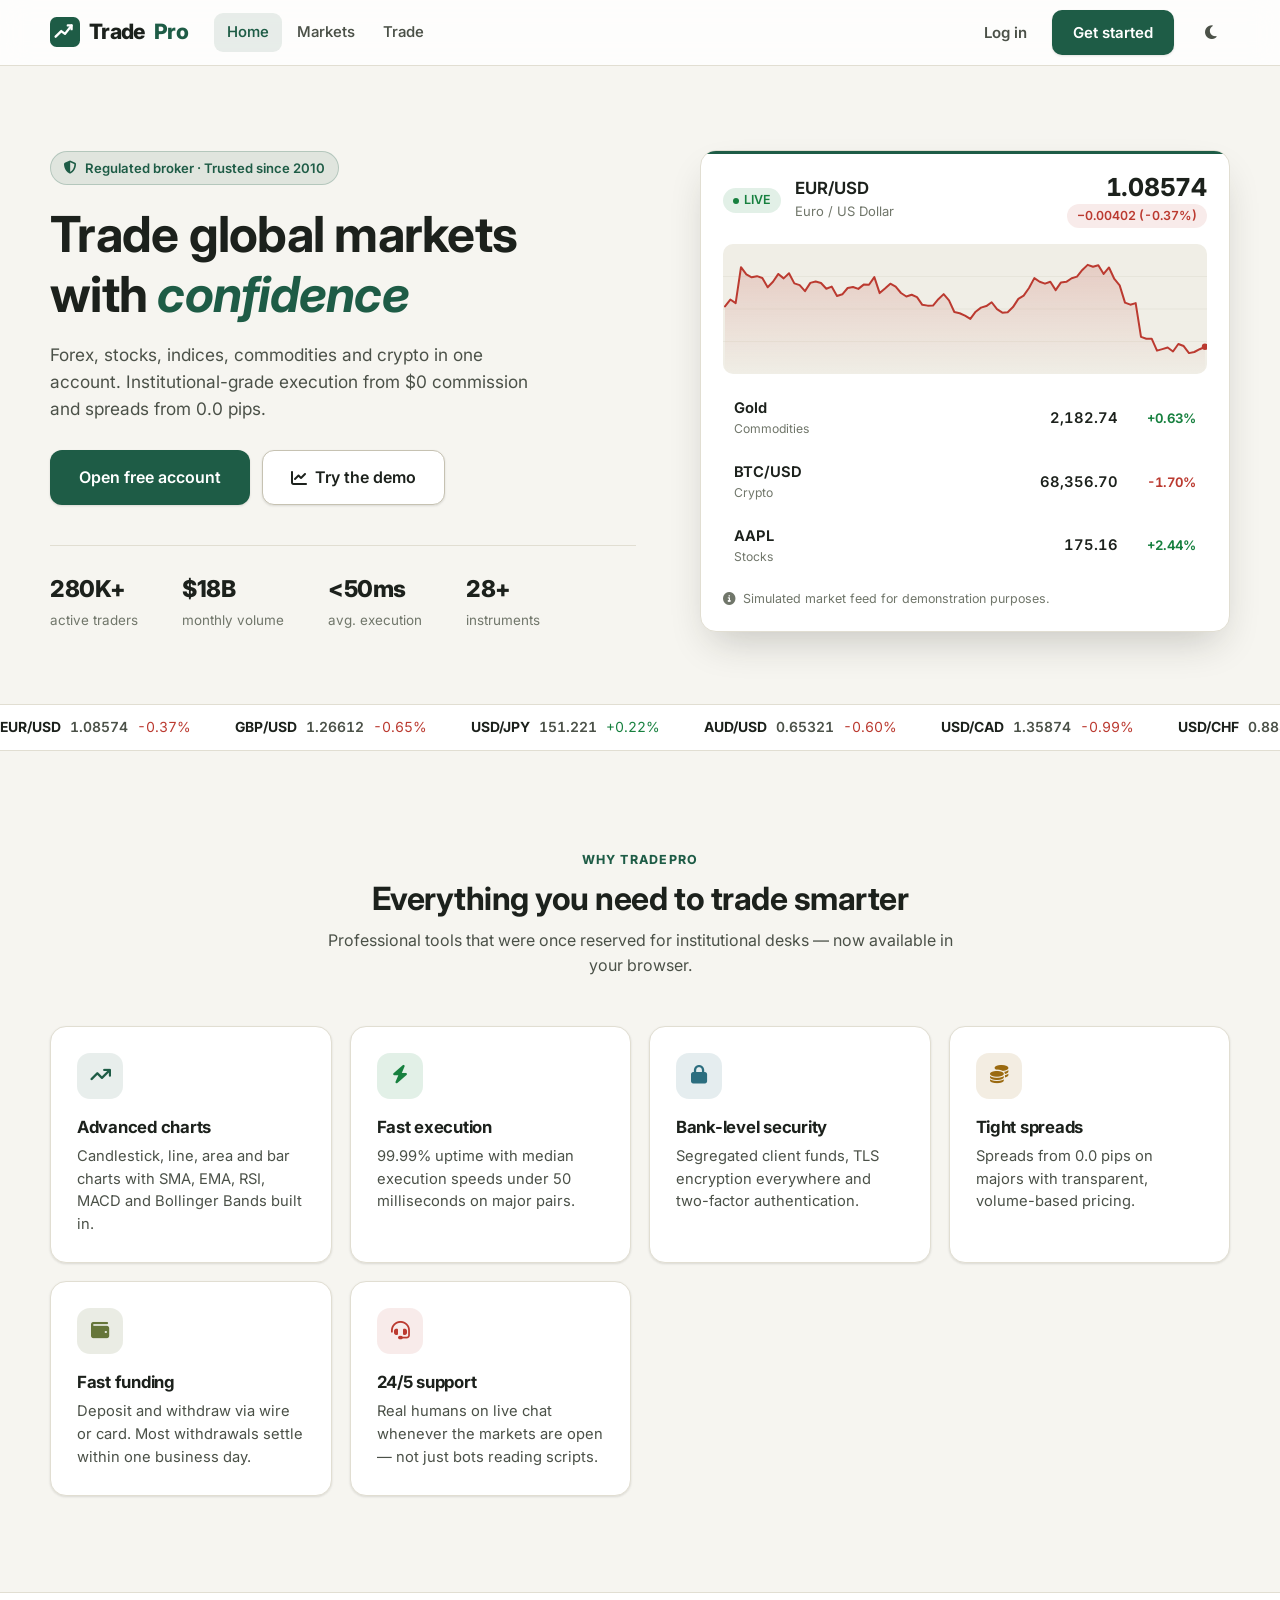
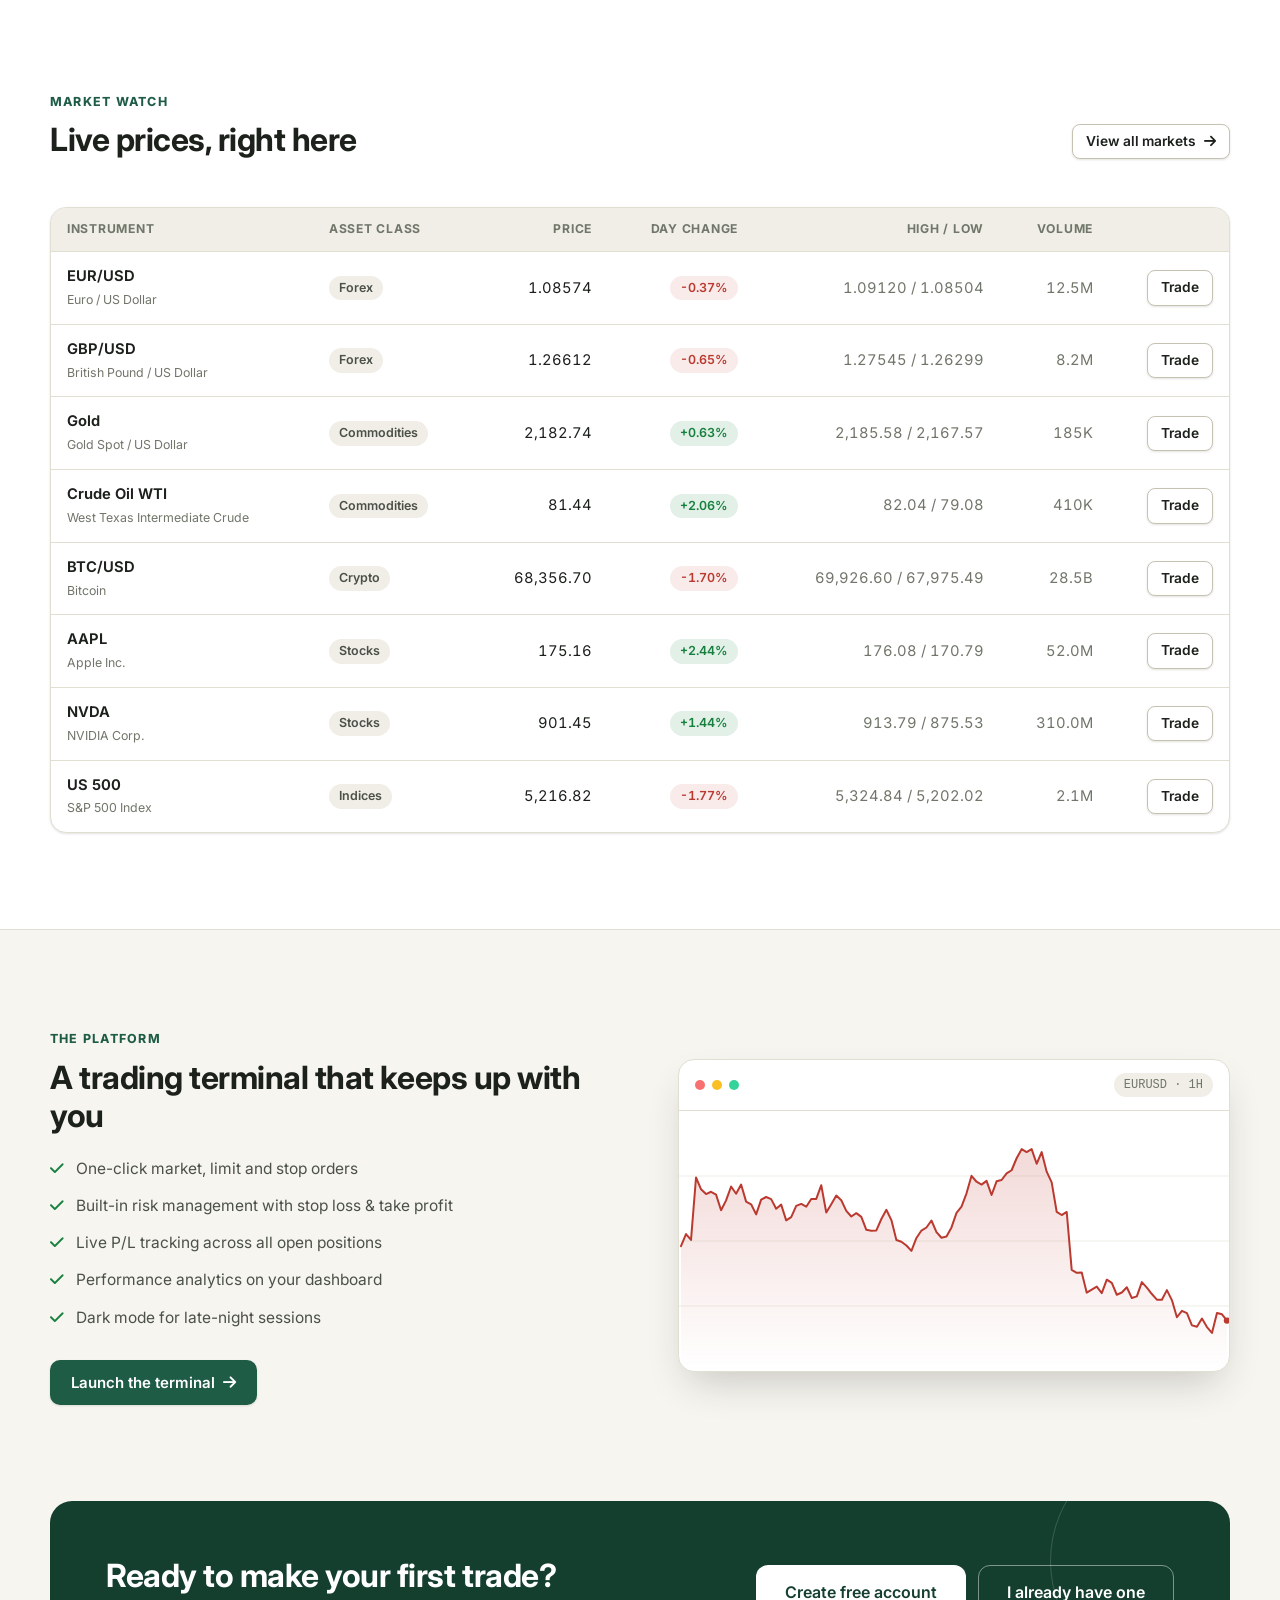
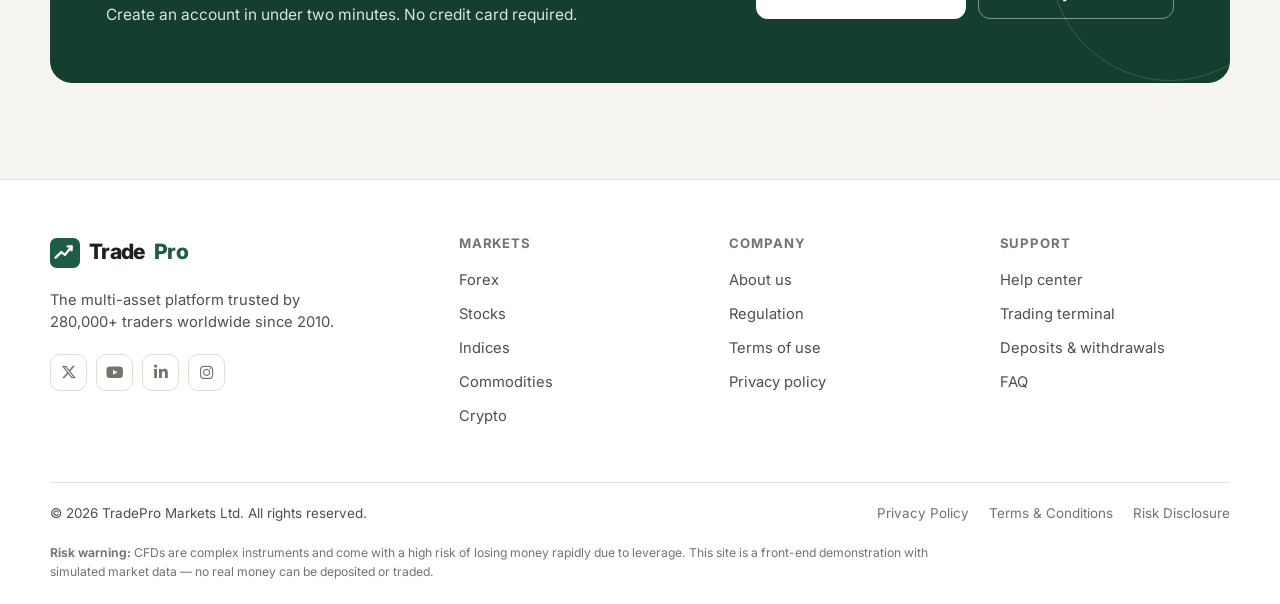
<file: index.html>
<!DOCTYPE html>
<html lang="en">
<head>
  <meta charset="UTF-8">
  <meta name="viewport" content="width=device-width, initial-scale=1.0">
  <title>TradePro — Trade Forex, Stocks, Indices & Crypto</title>
  <meta name="description" content="TradePro is a multi-asset trading platform. Trade forex, stocks, indices, commodities and crypto with tight spreads, fast execution and bank-level security.">
  <meta property="og:title" content="TradePro — Online Trading Platform">
  <meta property="og:description" content="Access global markets with tight spreads, fast execution and a powerful trading platform.">
  <meta property="og:type" content="website">
  <link rel="icon" type="image/svg+xml" href="assets/img/favicon.svg">
  <script>(function(){try{var t=localStorage.getItem('tp_theme');if(t!=='dark'&&t!=='light'){t=window.matchMedia('(prefers-color-scheme: dark)').matches?'dark':'light'}document.documentElement.setAttribute('data-theme',t)}catch(e){document.documentElement.setAttribute('data-theme','light')}})();</script>
  <link rel="preconnect" href="https://fonts.googleapis.com">
  <link rel="preconnect" href="https://fonts.gstatic.com" crossorigin>
  <link rel="stylesheet" href="https://fonts.googleapis.com/css2?family=Inter:wght@400;500;600;700;800&display=swap">
  <link rel="stylesheet" href="https://cdnjs.cloudflare.com/ajax/libs/font-awesome/6.5.2/css/all.min.css">
  <link rel="stylesheet" href="assets/css/global.css">
  <link rel="stylesheet" href="assets/css/pages/home.css">
</head>
<body data-page="home">
  <a class="skip-link" href="#main">Skip to main content</a>

  <header class="site-header">
    <div class="container header-inner">
      <a class="brand" href="index.html">
        <img src="assets/img/favicon.svg" alt="" width="30" height="30">Trade<span>Pro</span>
      </a>
      <nav id="site-nav" class="site-nav" aria-label="Main navigation">
        <ul>
          <li><a href="index.html" aria-current="page">Home</a></li>
          <li><a href="markets.html">Markets</a></li>
          <li><a href="trade.html">Trade</a></li>
          <li data-auth="user"><a href="dashboard.html">Dashboard</a></li>
        </ul>
        <div class="nav-cta">
          <span data-auth="guest"><a href="login.html" class="btn btn-ghost">Log in</a></span>
          <span data-auth="guest"><a href="register.html" class="btn btn-primary">Get started</a></span>
          <span data-auth="user">
            <div class="user-menu">
              <button type="button" class="user-chip" aria-haspopup="true" aria-expanded="false">
                <span class="avatar" data-user-initials>U</span>
                <span data-user-name>Account</span>
                <i class="fa-solid fa-chevron-down" style="font-size:.65rem;color:var(--text-3)"></i>
              </button>
              <div class="user-menu-panel" role="menu">
                <div class="user-menu-header"><strong data-user-name>User</strong><span data-user-email>email@example.com</span></div>
                <a href="dashboard.html" role="menuitem"><i class="fa-solid fa-chart-pie"></i> Dashboard</a>
                <a href="trade.html" role="menuitem"><i class="fa-solid fa-bolt"></i> Trading terminal</a>
                <button type="button" role="menuitem" class="menu-danger" data-action="logout"><i class="fa-solid fa-arrow-right-from-bracket"></i> Log out</button>
              </div>
            </div>
          </span>
        </div>
      </nav>
      <div class="header-actions">
        <button type="button" class="icon-btn" id="theme-toggle" aria-label="Toggle dark mode" aria-pressed="false">
          <i class="fa-solid fa-moon icon-moon"></i>
          <i class="fa-solid fa-sun icon-sun"></i>
        </button>
        <button type="button" class="icon-btn nav-toggle" aria-expanded="false" aria-controls="site-nav" aria-label="Toggle menu">
          <span class="burger-box"><span></span><span></span><span></span></span>
        </button>
      </div>
    </div>
  </header>

  <main id="main">

    <section class="hero">
      <div class="container hero-grid">
        <div class="hero-copy">
          <span class="hero-badge"><i class="fa-solid fa-shield-halved"></i> Regulated broker · Trusted since 2010</span>
          <h1>Trade global markets with <em>confidence</em></h1>
          <p class="hero-sub">Forex, stocks, indices, commodities and crypto in one account. Institutional-grade execution from $0 commission and spreads from 0.0 pips.</p>
          <div class="hero-cta">
            <a href="register.html" class="btn btn-primary btn-lg">Open free account</a>
            <a href="trade.html" class="btn btn-secondary btn-lg"><i class="fa-solid fa-chart-line"></i> Try the demo</a>
          </div>
          <dl class="hero-stats">
            <div><dt>280K+</dt><dd>active traders</dd></div>
            <div><dt>$18B</dt><dd>monthly volume</dd></div>
            <div><dt>&lt;50ms</dt><dd>avg. execution</dd></div>
            <div><dt>28+</dt><dd>instruments</dd></div>
          </dl>
        </div>
        <div class="hero-visual" aria-label="Live market preview (simulated)">
          <div class="live-card card card-pad">
            <div class="live-head">
              <span class="badge badge-up badge-dot">LIVE</span>
              <div class="live-title">
                <strong id="live-symbol-name">EUR/USD</strong>
                <small>Euro / US Dollar</small>
              </div>
              <div class="live-price num">
                <b id="live-price">—</b>
                <span id="live-change" class="badge badge-neutral">—</span>
              </div>
            </div>
            <canvas id="live-spark" height="130" role="img" aria-label="EUR/USD price sparkline"></canvas>
            <div class="live-minis" id="live-minis"></div>
            <p class="live-note muted"><i class="fa-solid fa-circle-info"></i> Simulated market feed for demonstration purposes.</p>
          </div>
        </div>
      </div>
      <div class="ticker-strip" aria-hidden="true">
        <div class="ticker-track" id="ticker-track"></div>
      </div>
    </section>

    <section class="section" id="why">
      <div class="container">
        <div class="section-head center">
          <span class="eyebrow">Why TradePro</span>
          <h2>Everything you need to trade smarter</h2>
          <p>Professional tools that were once reserved for institutional desks — now available in your browser.</p>
        </div>
        <div class="features-grid">
          <article class="feature-card card card-hover">
            <div class="feature-icon fi-blue"><i class="fa-solid fa-arrow-trend-up"></i></div>
            <h3>Advanced charts</h3>
            <p>Candlestick, line, area and bar charts with SMA, EMA, RSI, MACD and Bollinger Bands built in.</p>
          </article>
          <article class="feature-card card card-hover">
            <div class="feature-icon fi-green"><i class="fa-solid fa-bolt"></i></div>
            <h3>Fast execution</h3>
            <p>99.99% uptime with median execution speeds under 50 milliseconds on major pairs.</p>
          </article>
          <article class="feature-card card card-hover">
            <div class="feature-icon fi-violet"><i class="fa-solid fa-lock"></i></div>
            <h3>Bank-level security</h3>
            <p>Segregated client funds, TLS encryption everywhere and two-factor authentication.</p>
          </article>
          <article class="feature-card card card-hover">
            <div class="feature-icon fi-orange"><i class="fa-solid fa-coins"></i></div>
            <h3>Tight spreads</h3>
            <p>Spreads from 0.0 pips on majors with transparent, volume-based pricing.</p>
          </article>
          <article class="feature-card card card-hover">
            <div class="feature-icon fi-teal"><i class="fa-solid fa-wallet"></i></div>
            <h3>Fast funding</h3>
            <p>Deposit and withdraw via wire or card. Most withdrawals settle within one business day.</p>
          </article>
          <article class="feature-card card card-hover">
            <div class="feature-icon fi-red"><i class="fa-solid fa-headset"></i></div>
            <h3>24/5 support</h3>
            <p>Real humans on live chat whenever the markets are open — not just bots reading scripts.</p>
          </article>
        </div>
      </div>
    </section>

    <section class="section markets-preview">
      <div class="container">
        <div class="section-head row">
          <div>
            <span class="eyebrow">Market watch</span>
            <h2>Live prices, right here</h2>
          </div>
          <a href="markets.html" class="btn btn-secondary btn-sm">View all markets <i class="fa-solid fa-arrow-right"></i></a>
        </div>
        <div class="card table-card table-scroll">
          <table class="table" aria-label="Live market prices preview">
            <thead>
              <tr>
                <th scope="col">Instrument</th>
                <th scope="col">Asset class</th>
                <th scope="col" class="cell-num">Price</th>
                <th scope="col" class="cell-num">Day change</th>
                <th scope="col" class="cell-num">High / Low</th>
                <th scope="col" class="cell-num sr-only-mob">Volume</th>
                <th scope="col"></th>
              </tr>
            </thead>
            <tbody id="home-market-body">
              <tr><td colspan="7"><div class="skeleton-row skeleton"></div></td></tr>
            </tbody>
          </table>
        </div>
      </div>
    </section>

    <section class="section showcase">
      <div class="container showcase-grid">
        <div class="showcase-copy">
          <span class="eyebrow">The platform</span>
          <h2>A trading terminal that keeps up with you</h2>
          <ul class="check-list">
            <li><i class="fa-solid fa-check"></i> One-click market, limit and stop orders</li>
            <li><i class="fa-solid fa-check"></i> Built-in risk management with stop loss &amp; take profit</li>
            <li><i class="fa-solid fa-check"></i> Live P/L tracking across all open positions</li>
            <li><i class="fa-solid fa-check"></i> Performance analytics on your dashboard</li>
            <li><i class="fa-solid fa-check"></i> Dark mode for late-night sessions</li>
          </ul>
          <a href="trade.html" class="btn btn-primary">Launch the terminal <i class="fa-solid fa-arrow-right"></i></a>
        </div>
        <div class="showcase-visual card" aria-hidden="true">
          <div class="showcase-toolbar">
            <span class="dot red"></span><span class="dot amber"></span><span class="dot green"></span>
            <span class="mono showcase-tag">EURUSD · 1H</span>
          </div>
          <canvas id="showcase-chart" height="260"></canvas>
        </div>
      </div>
    </section>

    <section class="section cta-band-wrap">
      <div class="container">
        <div class="cta-band">
          <div>
            <h2>Ready to make your first trade?</h2>
            <p>Create an account in under two minutes. No credit card required.</p>
          </div>
          <div class="cta-actions">
            <a href="register.html" class="btn btn-lg cta-btn-light">Create free account</a>
            <a href="login.html" class="btn btn-lg btn-ghost cta-btn-ghost">I already have one</a>
          </div>
        </div>
      </div>
    </section>
  </main>

  <footer class="site-footer">
    <div class="container">
      <div class="footer-main">
        <div class="footer-brand">
          <a class="brand" href="index.html"><img src="assets/img/favicon.svg" alt="" width="30" height="30">Trade<span>Pro</span></a>
          <p>The multi-asset platform trusted by 280,000+ traders worldwide since 2010.</p>
          <div class="social-row">
            <a href="#" aria-label="TradePro on X"><i class="fa-brands fa-x-twitter"></i></a>
            <a href="#" aria-label="TradePro on YouTube"><i class="fa-brands fa-youtube"></i></a>
            <a href="#" aria-label="TradePro on LinkedIn"><i class="fa-brands fa-linkedin-in"></i></a>
            <a href="#" aria-label="TradePro on Instagram"><i class="fa-brands fa-instagram"></i></a>
          </div>
        </div>
        <nav class="footer-col" aria-label="Markets links">
          <h4>Markets</h4>
          <ul>
            <li><a href="markets.html#forex">Forex</a></li>
            <li><a href="markets.html#stocks">Stocks</a></li>
            <li><a href="markets.html#indices">Indices</a></li>
            <li><a href="markets.html#commodities">Commodities</a></li>
            <li><a href="markets.html#crypto">Crypto</a></li>
          </ul>
        </nav>
        <nav class="footer-col" aria-label="Company links">
          <h4>Company</h4>
          <ul>
            <li><a href="#why">About us</a></li>
            <li><a href="risk.html">Regulation</a></li>
            <li><a href="terms.html">Terms of use</a></li>
            <li><a href="privacy.html">Privacy policy</a></li>
          </ul>
        </nav>
        <nav class="footer-col" aria-label="Support links">
          <h4>Support</h4>
          <ul>
            <li><a href="risk.html">Help center</a></li>
            <li><a href="trade.html">Trading terminal</a></li>
            <li><a href="dashboard.html#funding">Deposits &amp; withdrawals</a></li>
            <li><a href="risk.html#faq">FAQ</a></li>
          </ul>
        </nav>
      </div>
      <div class="footer-bottom">
        <p>&copy; <span data-year>2026</span> TradePro Markets Ltd. All rights reserved.</p>
        <div class="footer-links">
          <a href="privacy.html">Privacy Policy</a>
          <a href="terms.html">Terms &amp; Conditions</a>
          <a href="risk.html">Risk Disclosure</a>
        </div>
      </div>
      <p class="risk-note"><strong>Risk warning:</strong> CFDs are complex instruments and come with a high risk of losing money rapidly due to leverage. This site is a front-end demonstration with simulated market data — no real money can be deposited or traded.</p>
    </div>
  </footer>

  <script src="assets/js/core.js" defer></script>
  <script src="assets/js/market-data.js" defer></script>
  <script src="assets/js/pages/home.js" defer></script>
</body>
</html>
</file>
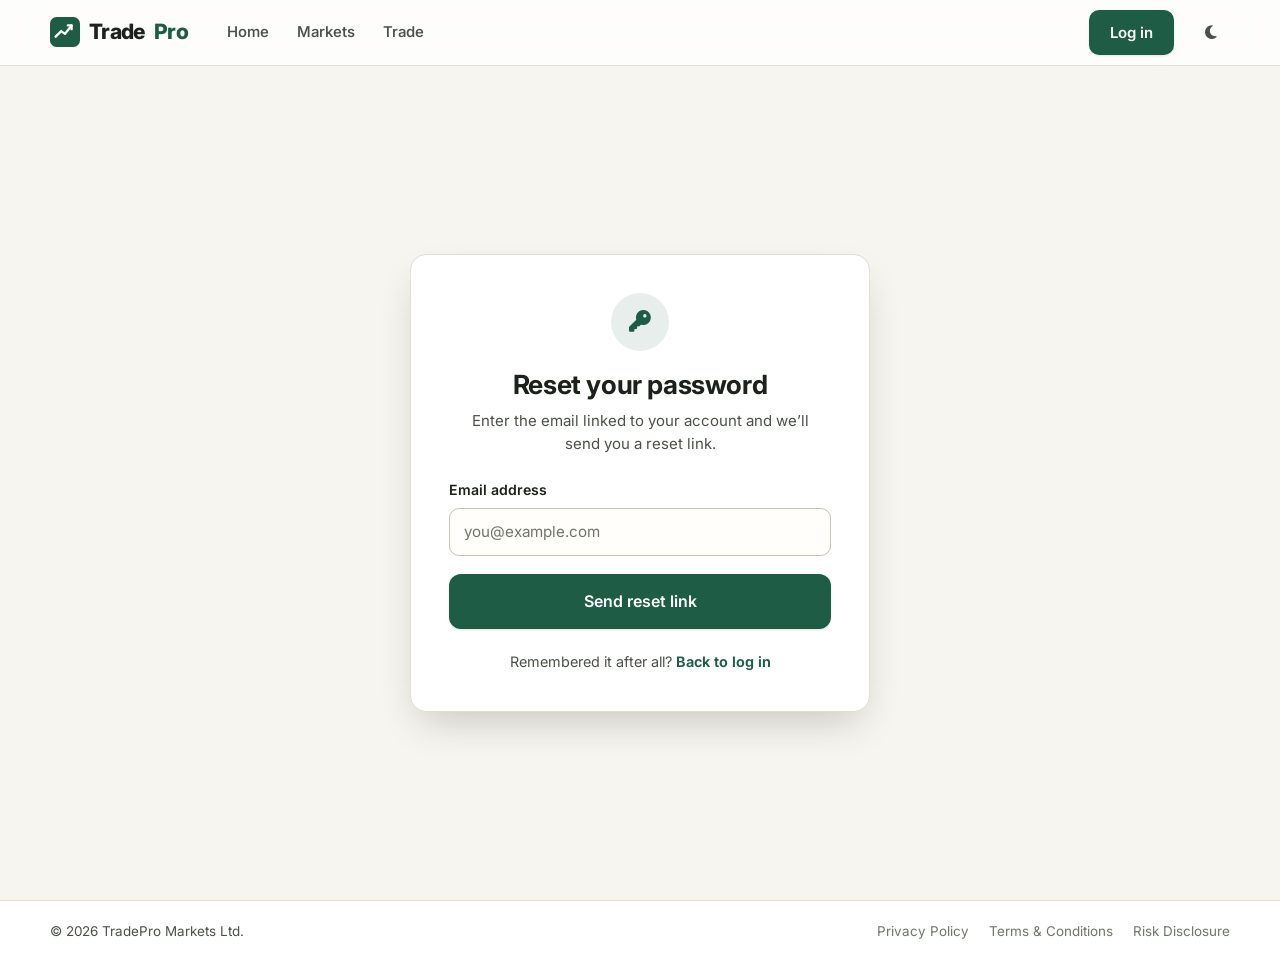
<file: forgot-password.html>
<!DOCTYPE html>
<html lang="en">
<head>
  <meta charset="UTF-8">
  <meta name="viewport" content="width=device-width, initial-scale=1.0">
  <title>Reset password — TradePro</title>
  <meta name="description" content="Reset your TradePro account password. Enter your email and we'll send you a reset link.">
  <link rel="icon" type="image/svg+xml" href="assets/img/favicon.svg">
  <script>(function(){try{var t=localStorage.getItem('tp_theme');if(t!=='dark'&&t!=='light'){t=window.matchMedia('(prefers-color-scheme: dark)').matches?'dark':'light'}document.documentElement.setAttribute('data-theme',t)}catch(e){document.documentElement.setAttribute('data-theme','light')}})();</script>
  <link rel="preconnect" href="https://fonts.googleapis.com">
  <link rel="preconnect" href="https://fonts.gstatic.com" crossorigin>
  <link rel="stylesheet" href="https://fonts.googleapis.com/css2?family=Inter:wght@400;500;600;700;800&display=swap">
  <link rel="stylesheet" href="https://cdnjs.cloudflare.com/ajax/libs/font-awesome/6.5.2/css/all.min.css">
  <link rel="stylesheet" href="assets/css/global.css">
  <link rel="stylesheet" href="assets/css/pages/auth.css">
</head>
<body data-page="forgot">
  <a class="skip-link" href="#main">Skip to main content</a>

  <header class="site-header">
    <div class="container header-inner">
      <a class="brand" href="index.html"><img src="assets/img/favicon.svg" alt="" width="30" height="30">Trade<span>Pro</span></a>
      <nav id="site-nav" class="site-nav" aria-label="Main navigation">
        <ul>
          <li><a href="index.html">Home</a></li>
          <li><a href="markets.html">Markets</a></li>
          <li><a href="trade.html">Trade</a></li>
        </ul>
        <div class="nav-cta">
          <span data-auth="guest"><a href="login.html" class="btn btn-primary">Log in</a></span>
          <span data-auth="user">
            <div class="user-menu">
              <button type="button" class="user-chip" aria-haspopup="true" aria-expanded="false">
                <span class="avatar" data-user-initials>U</span>
                <span data-user-name>Account</span>
                <i class="fa-solid fa-chevron-down" style="font-size:.65rem;color:var(--text-3)"></i>
              </button>
              <div class="user-menu-panel" role="menu">
                <div class="user-menu-header"><strong data-user-name>User</strong><span data-user-email>email@example.com</span></div>
                <a href="dashboard.html" role="menuitem"><i class="fa-solid fa-chart-pie"></i> Dashboard</a>
                <button type="button" role="menuitem" class="menu-danger" data-action="logout"><i class="fa-solid fa-arrow-right-from-bracket"></i> Log out</button>
              </div>
            </div>
          </span>
        </div>
      </nav>
      <div class="header-actions">
        <button type="button" class="icon-btn" id="theme-toggle" aria-label="Toggle dark mode" aria-pressed="false">
          <i class="fa-solid fa-moon icon-moon"></i><i class="fa-solid fa-sun icon-sun"></i>
        </button>
        <button type="button" class="icon-btn nav-toggle" aria-expanded="false" aria-controls="site-nav" aria-label="Toggle menu">
          <span class="burger-box"><span></span><span></span><span></span></span>
        </button>
      </div>
    </div>
  </header>

  <main id="main">
    <section class="auth-shell">
      <div class="container">
        <div class="auth-card card">

          <section id="step-request" aria-labelledby="reset-title">
            <header class="auth-head">
              <div class="auth-icon primary"><i class="fa-solid fa-key"></i></div>
              <h1 id="reset-title">Reset your password</h1>
              <p>Enter the email linked to your account and we&rsquo;ll send you a reset link.</p>
            </header>

            <form id="reset-form" novalidate>
              <div class="field" data-field>
                <label for="email">Email address</label>
                <input class="control" type="email" id="email" autocomplete="email" placeholder="you@example.com" required>
                <p class="field-error"></p>
              </div>
              <button type="submit" class="btn btn-primary btn-lg btn-block" id="reset-submit">
                <span class="spinner" aria-hidden="true"></span> Send reset link
              </button>
            </form>

            <p class="auth-alt">Remembered it after all? <a href="login.html">Back to log in</a></p>
          </section>

          <section id="step-sent" hidden aria-labelledby="sent-title">
            <header class="auth-head">
              <div class="auth-icon success"><i class="fa-solid fa-paper-plane"></i></div>
              <h1 id="sent-title">Check your inbox</h1>
              <p>We&rsquo;ve sent a password reset link to <strong id="masked-email">your email</strong>. The link expires in 30 minutes.</p>
            </header>
            <div class="stack-buttons">
              <button type="button" class="btn btn-secondary btn-block" id="resend-btn" disabled>Resend available in <span id="resend-count">60</span>s</button>
              <a href="login.html" class="btn btn-primary btn-block">Back to log in</a>
            </div>
            <div class="demo-note">
              <i class="fa-solid fa-flask"></i>
              <div>
                <strong>Demo shortcut</strong>
                <span>No emails are sent in this demo — use this button to instantly reset that account&rsquo;s password to <code class="mono">Demo1234!</code>.</span>
                <button type="button" class="btn btn-secondary btn-sm" id="demo-reset">Reset demo password now</button>
              </div>
            </div>
          </section>
        </div>
      </div>
    </section>
  </main>

  <footer class="site-footer footer-slim">
    <div class="container">
      <div class="footer-bottom">
        <p>&copy; <span data-year>2026</span> TradePro Markets Ltd.</p>
        <div class="footer-links">
          <a href="privacy.html">Privacy Policy</a>
          <a href="terms.html">Terms &amp; Conditions</a>
          <a href="risk.html">Risk Disclosure</a>
        </div>
      </div>
    </div>
  </footer>

  <script src="assets/js/core.js" defer></script>
  <script src="assets/js/pages/auth.js" defer></script>
</body>
</html>
</file>
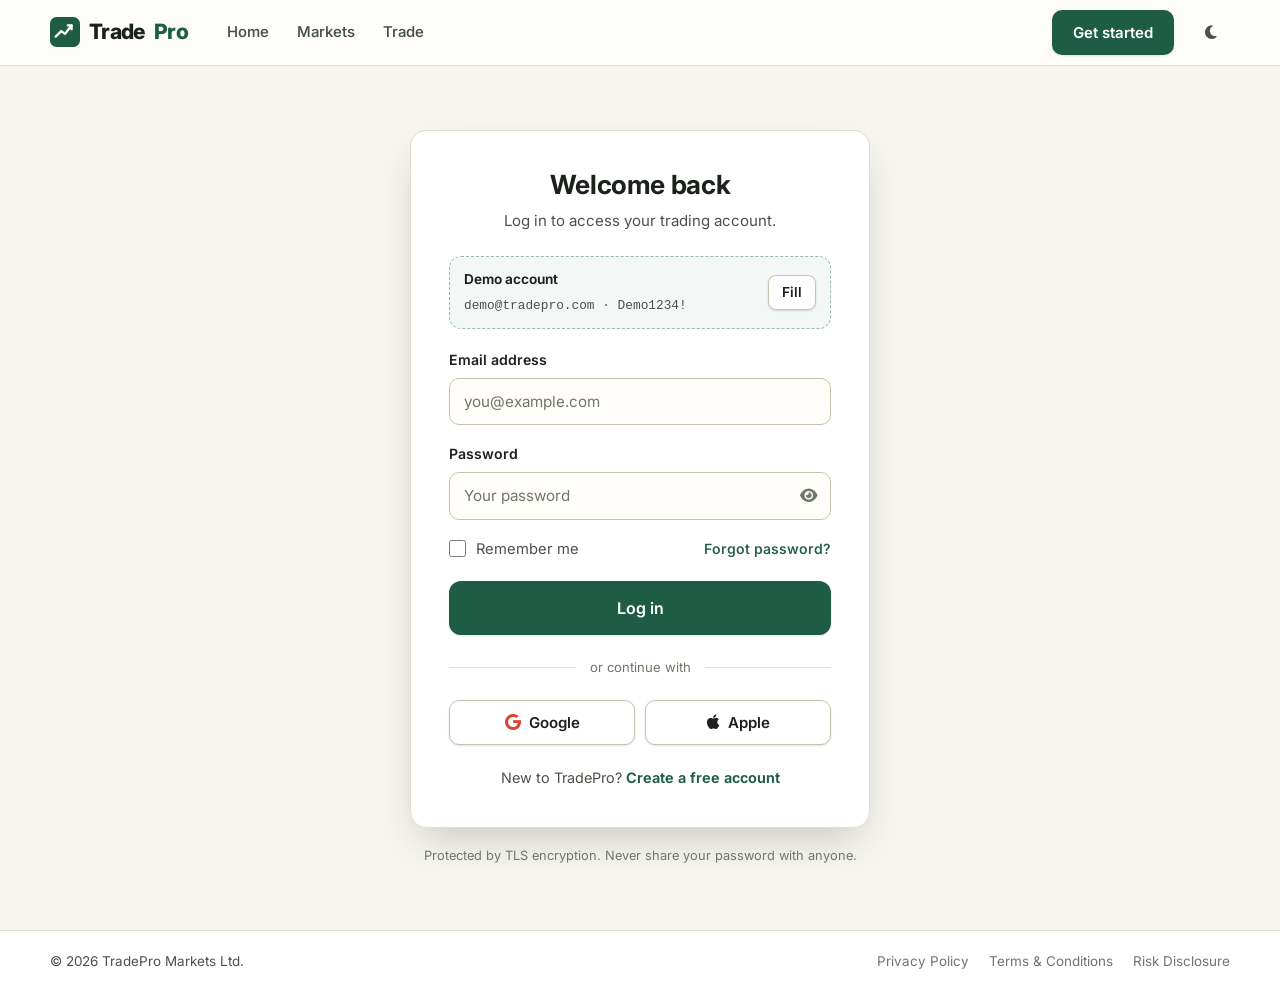
<file: login.html>
<!DOCTYPE html>
<html lang="en">
<head>
  <meta charset="UTF-8">
  <meta name="viewport" content="width=device-width, initial-scale=1.0">
  <title>Log in — TradePro</title>
  <meta name="description" content="Log in to your TradePro trading account to access live markets, open positions and your portfolio dashboard.">
  <link rel="icon" type="image/svg+xml" href="assets/img/favicon.svg">
  <script>(function(){try{var t=localStorage.getItem('tp_theme');if(t!=='dark'&&t!=='light'){t=window.matchMedia('(prefers-color-scheme: dark)').matches?'dark':'light'}document.documentElement.setAttribute('data-theme',t)}catch(e){document.documentElement.setAttribute('data-theme','light')}})();</script>
  <link rel="preconnect" href="https://fonts.googleapis.com">
  <link rel="preconnect" href="https://fonts.gstatic.com" crossorigin>
  <link rel="stylesheet" href="https://fonts.googleapis.com/css2?family=Inter:wght@400;500;600;700;800&display=swap">
  <link rel="stylesheet" href="https://cdnjs.cloudflare.com/ajax/libs/font-awesome/6.5.2/css/all.min.css">
  <link rel="stylesheet" href="assets/css/global.css">
  <link rel="stylesheet" href="assets/css/pages/auth.css">
</head>
<body data-page="login">
  <a class="skip-link" href="#main">Skip to main content</a>

  <header class="site-header">
    <div class="container header-inner">
      <a class="brand" href="index.html"><img src="assets/img/favicon.svg" alt="" width="30" height="30">Trade<span>Pro</span></a>
      <nav id="site-nav" class="site-nav" aria-label="Main navigation">
        <ul>
          <li><a href="index.html">Home</a></li>
          <li><a href="markets.html">Markets</a></li>
          <li><a href="trade.html">Trade</a></li>
          <li data-auth="user"><a href="dashboard.html">Dashboard</a></li>
        </ul>
        <div class="nav-cta">
          <span data-auth="guest"><a href="register.html" class="btn btn-primary">Get started</a></span>
          <span data-auth="user">
            <div class="user-menu">
              <button type="button" class="user-chip" aria-haspopup="true" aria-expanded="false">
                <span class="avatar" data-user-initials>U</span>
                <span data-user-name>Account</span>
                <i class="fa-solid fa-chevron-down" style="font-size:.65rem;color:var(--text-3)"></i>
              </button>
              <div class="user-menu-panel" role="menu">
                <div class="user-menu-header"><strong data-user-name>User</strong><span data-user-email>email@example.com</span></div>
                <a href="dashboard.html" role="menuitem"><i class="fa-solid fa-chart-pie"></i> Dashboard</a>
                <button type="button" role="menuitem" class="menu-danger" data-action="logout"><i class="fa-solid fa-arrow-right-from-bracket"></i> Log out</button>
              </div>
            </div>
          </span>
        </div>
      </nav>
      <div class="header-actions">
        <button type="button" class="icon-btn" id="theme-toggle" aria-label="Toggle dark mode" aria-pressed="false">
          <i class="fa-solid fa-moon icon-moon"></i><i class="fa-solid fa-sun icon-sun"></i>
        </button>
        <button type="button" class="icon-btn nav-toggle" aria-expanded="false" aria-controls="site-nav" aria-label="Toggle menu">
          <span class="burger-box"><span></span><span></span><span></span></span>
        </button>
      </div>
    </div>
  </header>

  <main id="main">
    <section class="auth-shell">
      <div class="container">
        <div class="auth-card card">
          <header class="auth-head">
            <h1>Welcome back</h1>
            <p>Log in to access your trading account.</p>
          </header>

          <div class="demo-hint">
            <div>
              <strong>Demo account</strong>
              <span class="mono">demo@tradepro.com · Demo1234!</span>
            </div>
            <button type="button" class="btn btn-secondary btn-sm" id="fill-demo">Fill</button>
          </div>

          <div class="form-alert" id="form-alert" role="alert" hidden></div>

          <form id="login-form" novalidate>
            <div class="field" data-field>
              <label for="email">Email address</label>
              <input class="control" type="email" id="email" name="email" autocomplete="email" placeholder="you@example.com" required>
              <p class="field-error" id="email-error"></p>
            </div>

            <div class="field" data-field>
              <label for="password">Password</label>
              <div class="input-group">
                <input class="control" type="password" id="password" name="password" autocomplete="current-password" placeholder="Your password" required>
                <button type="button" class="input-action toggle-password" aria-label="Show password" aria-pressed="false"><i class="fa-solid fa-eye"></i></button>
              </div>
              <p class="field-error" id="password-error"></p>
            </div>

            <div class="auth-row">
              <label class="check"><input type="checkbox" id="remember"> Remember me</label>
              <a class="forgot-link" href="forgot-password.html">Forgot password?</a>
            </div>

            <button type="submit" class="btn btn-primary btn-lg btn-block" id="login-submit">
              <span class="spinner" aria-hidden="true"></span> Log in
            </button>
          </form>

          <div class="divider" role="separator"><span>or continue with</span></div>

          <div class="social-grid">
            <button type="button" class="btn btn-secondary social-btn" data-provider="Google"><i class="fa-brands fa-google" style="color:#DB4437"></i> Google</button>
            <button type="button" class="btn btn-secondary social-btn" data-provider="Apple"><i class="fa-brands fa-apple"></i> Apple</button>
          </div>

          <p class="auth-alt">New to TradePro? <a href="register.html">Create a free account</a></p>
        </div>
        <p class="auth-foot-note muted">Protected by TLS encryption. Never share your password with anyone.</p>
      </div>
    </section>
  </main>

  <footer class="site-footer footer-slim">
    <div class="container">
      <div class="footer-bottom">
        <p>&copy; <span data-year>2026</span> TradePro Markets Ltd.</p>
        <div class="footer-links">
          <a href="privacy.html">Privacy Policy</a>
          <a href="terms.html">Terms &amp; Conditions</a>
          <a href="risk.html">Risk Disclosure</a>
        </div>
      </div>
    </div>
  </footer>

  <script src="assets/js/core.js" defer></script>
  <script src="assets/js/pages/auth.js" defer></script>
</body>
</html>
</file>
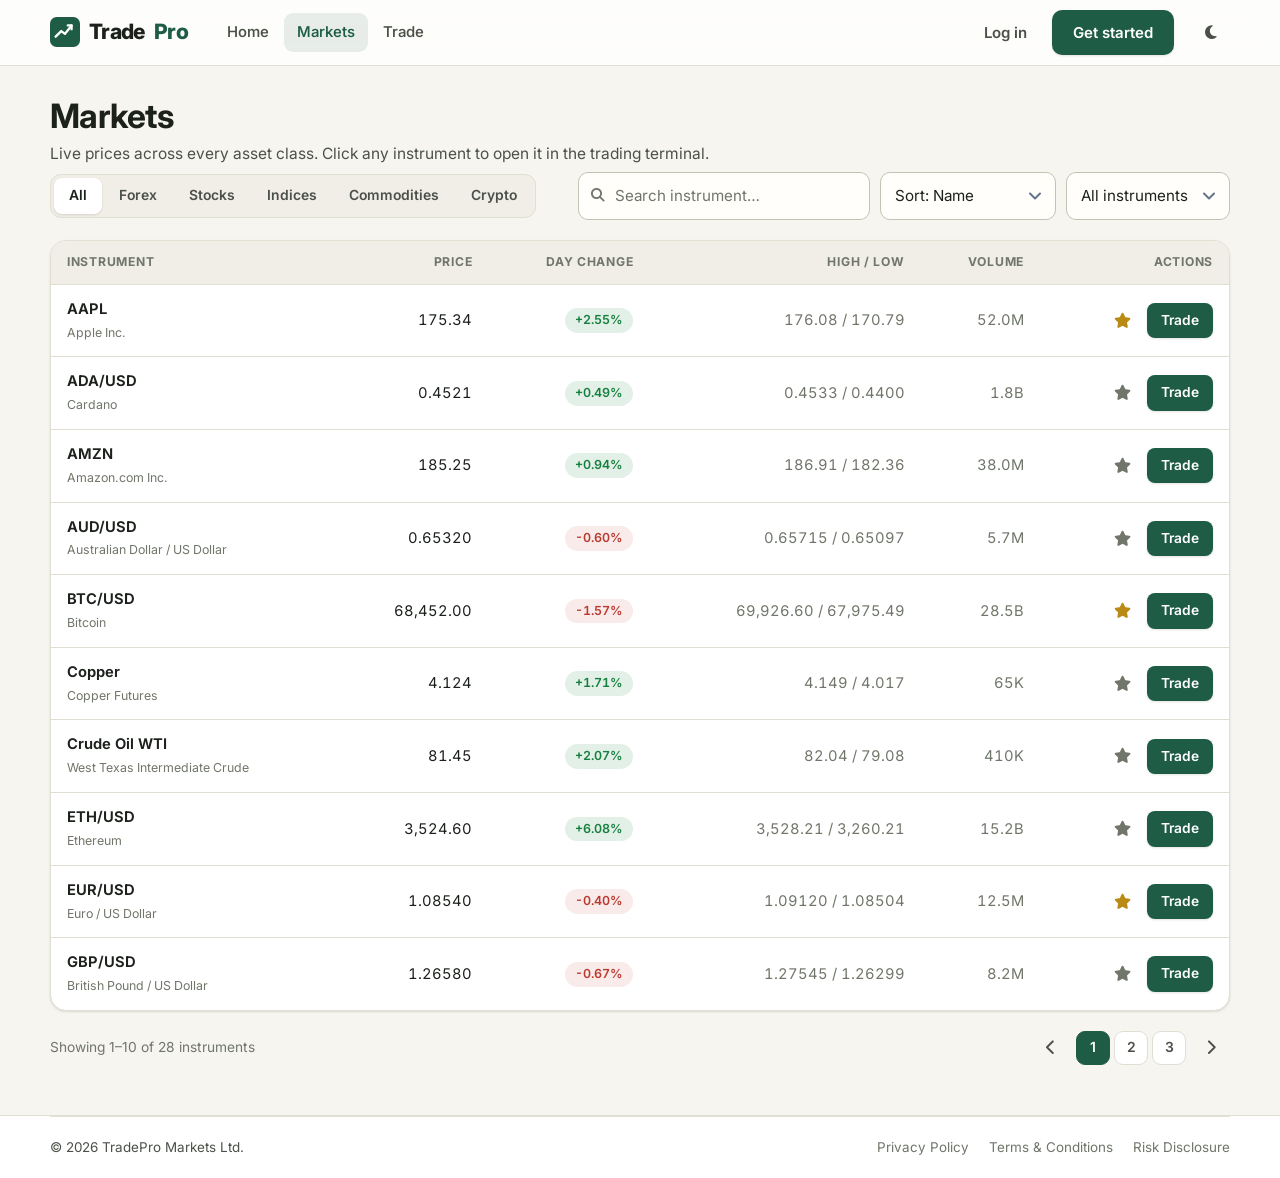
<file: markets.html>
<!DOCTYPE html>
<html lang="en">
<head>
  <meta charset="UTF-8">
  <meta name="viewport" content="width=device-width, initial-scale=1.0">
  <title>Markets — TradePro</title>
  <meta name="description" content="Browse live prices across forex, stocks, indices, commodities and crypto on TradePro. Search, filter and add instruments to your watchlist.">
  <link rel="icon" type="image/svg+xml" href="assets/img/favicon.svg">
  <script>(function(){try{var t=localStorage.getItem('tp_theme');if(t!=='dark'&&t!=='light'){t=window.matchMedia('(prefers-color-scheme: dark)').matches?'dark':'light'}document.documentElement.setAttribute('data-theme',t)}catch(e){document.documentElement.setAttribute('data-theme','light')}})();</script>
  <link rel="preconnect" href="https://fonts.googleapis.com">
  <link rel="preconnect" href="https://fonts.gstatic.com" crossorigin>
  <link rel="stylesheet" href="https://fonts.googleapis.com/css2?family=Inter:wght@400;500;600;700;800&display=swap">
  <link rel="stylesheet" href="https://cdnjs.cloudflare.com/ajax/libs/font-awesome/6.5.2/css/all.min.css">
  <link rel="stylesheet" href="assets/css/global.css">
  <link rel="stylesheet" href="assets/css/pages/markets.css">
</head>
<body data-page="markets">
  <a class="skip-link" href="#main">Skip to main content</a>

  <header class="site-header">
    <div class="container header-inner">
      <a class="brand" href="index.html"><img src="assets/img/favicon.svg" alt="" width="30" height="30">Trade<span>Pro</span></a>
      <nav id="site-nav" class="site-nav" aria-label="Main navigation">
        <ul>
          <li><a href="index.html">Home</a></li>
          <li><a href="markets.html" aria-current="page">Markets</a></li>
          <li><a href="trade.html">Trade</a></li>
          <li data-auth="user"><a href="dashboard.html">Dashboard</a></li>
        </ul>
        <div class="nav-cta">
          <span data-auth="guest"><a href="login.html" class="btn btn-ghost">Log in</a></span>
          <span data-auth="guest"><a href="register.html" class="btn btn-primary">Get started</a></span>
          <span data-auth="user">
            <div class="user-menu">
              <button type="button" class="user-chip" aria-haspopup="true" aria-expanded="false">
                <span class="avatar" data-user-initials>U</span>
                <span data-user-name>Account</span>
                <i class="fa-solid fa-chevron-down" style="font-size:.65rem;color:var(--text-3)"></i>
              </button>
              <div class="user-menu-panel" role="menu">
                <div class="user-menu-header"><strong data-user-name>User</strong><span data-user-email>email@example.com</span></div>
                <a href="dashboard.html" role="menuitem"><i class="fa-solid fa-chart-pie"></i> Dashboard</a>
                <button type="button" role="menuitem" class="menu-danger" data-action="logout"><i class="fa-solid fa-arrow-right-from-bracket"></i> Log out</button>
              </div>
            </div>
          </span>
        </div>
      </nav>
      <div class="header-actions">
        <button type="button" class="icon-btn" id="theme-toggle" aria-label="Toggle dark mode" aria-pressed="false">
          <i class="fa-solid fa-moon icon-moon"></i><i class="fa-solid fa-sun icon-sun"></i>
        </button>
        <button type="button" class="icon-btn nav-toggle" aria-expanded="false" aria-controls="site-nav" aria-label="Toggle menu">
          <span class="burger-box"><span></span><span></span><span></span></span>
        </button>
      </div>
    </div>
  </header>

  <main id="main">
    <section class="markets-page">
      <div class="container">
        <div class="page-head">
          <h1>Markets</h1>
          <p>Live prices across every asset class. Click any instrument to open it in the trading terminal.</p>
        </div>

        <div class="markets-toolbar">
          <div class="seg" id="class-tabs" role="tablist" aria-label="Asset classes">
            <button class="seg-btn" role="tab" data-class="all" aria-selected="true">All</button>
            <button class="seg-btn" role="tab" data-class="forex" aria-selected="false">Forex</button>
            <button class="seg-btn" role="tab" data-class="stocks" aria-selected="false">Stocks</button>
            <button class="seg-btn" role="tab" data-class="indices" aria-selected="false">Indices</button>
            <button class="seg-btn" role="tab" data-class="commodities" aria-selected="false">Commodities</button>
            <button class="seg-btn" role="tab" data-class="crypto" aria-selected="false">Crypto</button>
          </div>

          <div class="toolbar-filters">
            <div class="search-wrap">
              <i class="fa-solid fa-magnifying-glass" aria-hidden="true"></i>
              <label class="sr-only" for="market-search">Search instruments</label>
              <input type="search" id="market-search" class="control" placeholder="Search instrument…" autocomplete="off">
            </div>
            <div class="filter-select">
              <label class="sr-only" for="sort-by">Sort markets</label>
              <select id="sort-by" class="control">
                <option value="name">Sort: Name</option>
                <option value="price">Sort: Price</option>
                <option value="change">Sort: Top movers</option>
                <option value="volume">Sort: Volume</option>
              </select>
            </div>
            <div class="filter-select">
              <label class="sr-only" for="watch-filter">Watchlist filter</label>
              <select id="watch-filter" class="control">
                <option value="all">All instruments</option>
                <option value="watch">My watchlist ★</option>
              </select>
            </div>
          </div>
        </div>

        <div class="card table-card table-scroll">
          <table class="table" aria-label="Live market prices">
            <thead>
              <tr>
                <th scope="col">Instrument</th>
                <th scope="col" class="cell-num">Price</th>
                <th scope="col" class="cell-num">Day change</th>
                <th scope="col" class="cell-num hide-md">High / Low</th>
                <th scope="col" class="cell-num hide-md">Volume</th>
                <th scope="col" class="cell-num">Actions</th>
              </tr>
            </thead>
            <tbody id="markets-body">
              <tr><td colspan="6"><div class="skeleton-row skeleton"></div><div class="skeleton-row skeleton"></div><div class="skeleton-row skeleton"></div><div class="skeleton-row skeleton"></div><div class="skeleton-row skeleton"></div></td></tr>
            </tbody>
          </table>

          <div class="empty-state" id="empty-state" hidden>
            <i class="fa-solid fa-magnifying-glass-minus"></i>
            <h4>No instruments found</h4>
            <p>Try a different search term or switch asset class.</p>
          </div>
        </div>

        <div class="markets-footer-bar">
          <p class="muted" id="page-info">Loading…</p>
          <nav class="pager" id="pager" aria-label="Table pagination">
            <button class="icon-btn" id="prev-page" aria-label="Previous page"><i class="fa-solid fa-chevron-left"></i></button>
            <div class="pager-pages" id="page-numbers"></div>
            <button class="icon-btn" id="next-page" aria-label="Next page"><i class="fa-solid fa-chevron-right"></i></button>
          </nav>
        </div>
      </div>
    </section>
  </main>

  <footer class="site-footer footer-slim">
    <div class="container">
      <div class="footer-bottom">
        <p>&copy; <span data-year>2026</span> TradePro Markets Ltd.</p>
        <div class="footer-links">
          <a href="privacy.html">Privacy Policy</a>
          <a href="terms.html">Terms &amp; Conditions</a>
          <a href="risk.html">Risk Disclosure</a>
        </div>
      </div>
    </div>
  </footer>

  <script src="assets/js/core.js" defer></script>
  <script src="assets/js/market-data.js" defer></script>
  <script src="assets/js/pages/markets.js" defer></script>
</body>
</html>
</file>
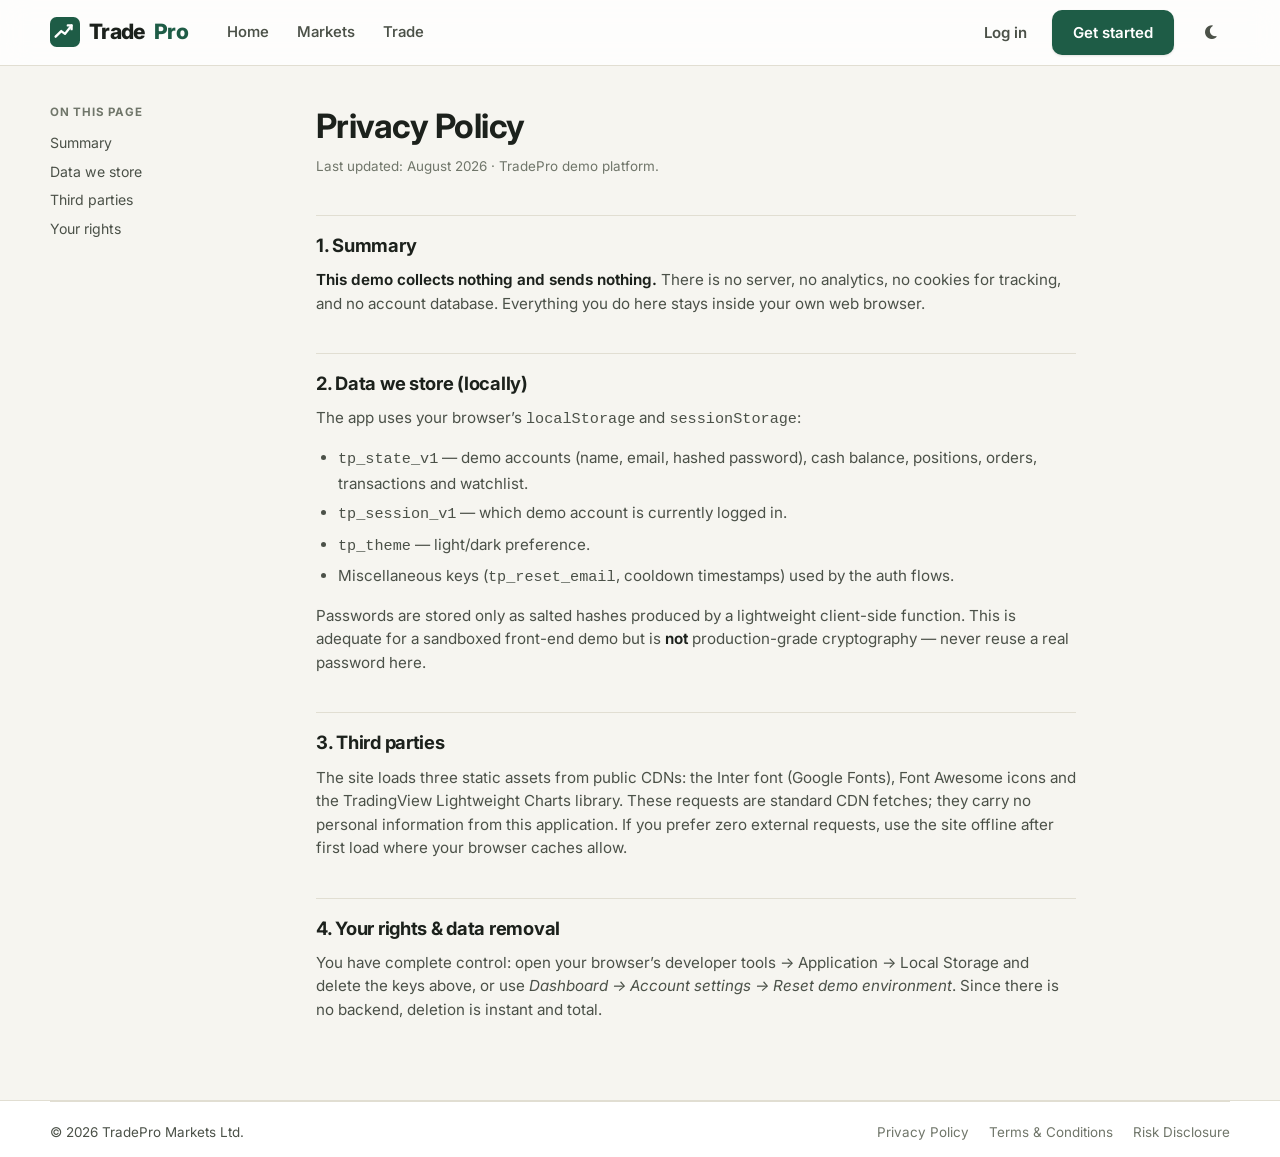
<file: privacy.html>
<!DOCTYPE html>
<html lang="en">
<head>
  <meta charset="UTF-8">
  <meta name="viewport" content="width=device-width, initial-scale=1.0">
  <title>Privacy Policy — TradePro</title>
  <meta name="description" content="How the TradePro demo handles your data: everything stays in your browser. No tracking, no uploads, no third-party analytics.">
  <link rel="icon" type="image/svg+xml" href="assets/img/favicon.svg">
  <script>(function(){try{var t=localStorage.getItem('tp_theme');if(t!=='dark'&&t!=='light'){t=window.matchMedia('(prefers-color-scheme: dark)').matches?'dark':'light'}document.documentElement.setAttribute('data-theme',t)}catch(e){document.documentElement.setAttribute('data-theme','light')}})();</script>
  <link rel="preconnect" href="https://fonts.googleapis.com">
  <link rel="preconnect" href="https://fonts.gstatic.com" crossorigin>
  <link rel="stylesheet" href="https://fonts.googleapis.com/css2?family=Inter:wght@400;500;600;700;800&display=swap">
  <link rel="stylesheet" href="https://cdnjs.cloudflare.com/ajax/libs/font-awesome/6.5.2/css/all.min.css">
  <link rel="stylesheet" href="assets/css/global.css">
  <link rel="stylesheet" href="assets/css/pages/legal.css">
</head>
<body data-page="privacy">
  <a class="skip-link" href="#main">Skip to main content</a>

  <header class="site-header">
    <div class="container header-inner">
      <a class="brand" href="index.html"><img src="assets/img/favicon.svg" alt="" width="30" height="30">Trade<span>Pro</span></a>
      <nav id="site-nav" class="site-nav" aria-label="Main navigation">
        <ul>
          <li><a href="index.html">Home</a></li>
          <li><a href="markets.html">Markets</a></li>
          <li><a href="trade.html">Trade</a></li>
          <li data-auth="user"><a href="dashboard.html">Dashboard</a></li>
        </ul>
        <div class="nav-cta">
          <span data-auth="guest"><a href="login.html" class="btn btn-ghost">Log in</a></span>
          <span data-auth="guest"><a href="register.html" class="btn btn-primary">Get started</a></span>
          <span data-auth="user">
            <div class="user-menu">
              <button type="button" class="user-chip" aria-haspopup="true" aria-expanded="false">
                <span class="avatar" data-user-initials>U</span>
                <span data-user-name>Account</span>
                <i class="fa-solid fa-chevron-down" style="font-size:.65rem;color:var(--text-3)"></i>
              </button>
              <div class="user-menu-panel" role="menu">
                <div class="user-menu-header"><strong data-user-name>User</strong><span data-user-email>email@example.com</span></div>
                <a href="dashboard.html" role="menuitem"><i class="fa-solid fa-chart-pie"></i> Dashboard</a>
                <button type="button" role="menuitem" class="menu-danger" data-action="logout"><i class="fa-solid fa-arrow-right-from-bracket"></i> Log out</button>
              </div>
            </div>
          </span>
        </div>
      </nav>
      <div class="header-actions">
        <button type="button" class="icon-btn" id="theme-toggle" aria-label="Toggle dark mode" aria-pressed="false">
          <i class="fa-solid fa-moon icon-moon"></i><i class="fa-solid fa-sun icon-sun"></i>
        </button>
        <button type="button" class="icon-btn nav-toggle" aria-expanded="false" aria-controls="site-nav" aria-label="Toggle menu">
          <span class="burger-box"><span></span><span></span><span></span></span>
        </button>
      </div>
    </div>
  </header>

  <main id="main">
    <section class="legal-shell container">
      <div class="legal-wrap">

        <aside class="legal-toc" aria-label="On this page">
          <h4>On this page</h4>
          <ul>
            <li><a href="#summary">Summary</a></li>
            <li><a href="#data-we-store">Data we store</a></li>
            <li><a href="#third-parties">Third parties</a></li>
            <li><a href="#your-rights">Your rights</a></li>
          </ul>
        </aside>

        <article class="legal-doc">
          <h1>Privacy Policy</h1>
          <p class="doc-meta">Last updated: August 2026 · TradePro demo platform.</p>

          <h2 id="summary">1. Summary</h2>
          <p><strong>This demo collects nothing and sends nothing.</strong> There is no server, no analytics, no cookies for tracking, and no account database. Everything you do here stays inside your own web browser.</p>

          <h2 id="data-we-store">2. Data we store (locally)</h2>
          <p>The app uses your browser&rsquo;s <code>localStorage</code> and <code>sessionStorage</code>:</p>
          <ul>
            <li><code>tp_state_v1</code> — demo accounts (name, email, hashed password), cash balance, positions, orders, transactions and watchlist.</li>
            <li><code>tp_session_v1</code> — which demo account is currently logged in.</li>
            <li><code>tp_theme</code> — light/dark preference.</li>
            <li>Miscellaneous keys (<code>tp_reset_email</code>, cooldown timestamps) used by the auth flows.</li>
          </ul>
          <p>Passwords are stored only as salted hashes produced by a lightweight client-side function. This is adequate for a sandboxed front-end demo but is <strong>not</strong> production-grade cryptography — never reuse a real password here.</p>

          <h2 id="third-parties">3. Third parties</h2>
          <p>The site loads three static assets from public CDNs: the Inter font (Google Fonts), Font Awesome icons and the TradingView Lightweight Charts library. These requests are standard CDN fetches; they carry no personal information from this application. If you prefer zero external requests, use the site offline after first load where your browser caches allow.</p>

          <h2 id="your-rights">4. Your rights &amp; data removal</h2>
          <p>You have complete control: open your browser&rsquo;s developer tools → Application → Local Storage and delete the keys above, or use <em>Dashboard → Account settings → Reset demo environment</em>. Since there is no backend, deletion is instant and total.</p>
        </article>
      </div>
    </section>
  </main>

  <footer class="site-footer footer-slim">
    <div class="container">
      <div class="footer-bottom">
        <p>&copy; <span data-year>2026</span> TradePro Markets Ltd.</p>
        <div class="footer-links">
          <a href="privacy.html">Privacy Policy</a>
          <a href="terms.html">Terms &amp; Conditions</a>
          <a href="risk.html">Risk Disclosure</a>
        </div>
      </div>
    </div>
  </footer>

  <script src="assets/js/core.js" defer></script>
</body>
</html>
</file>
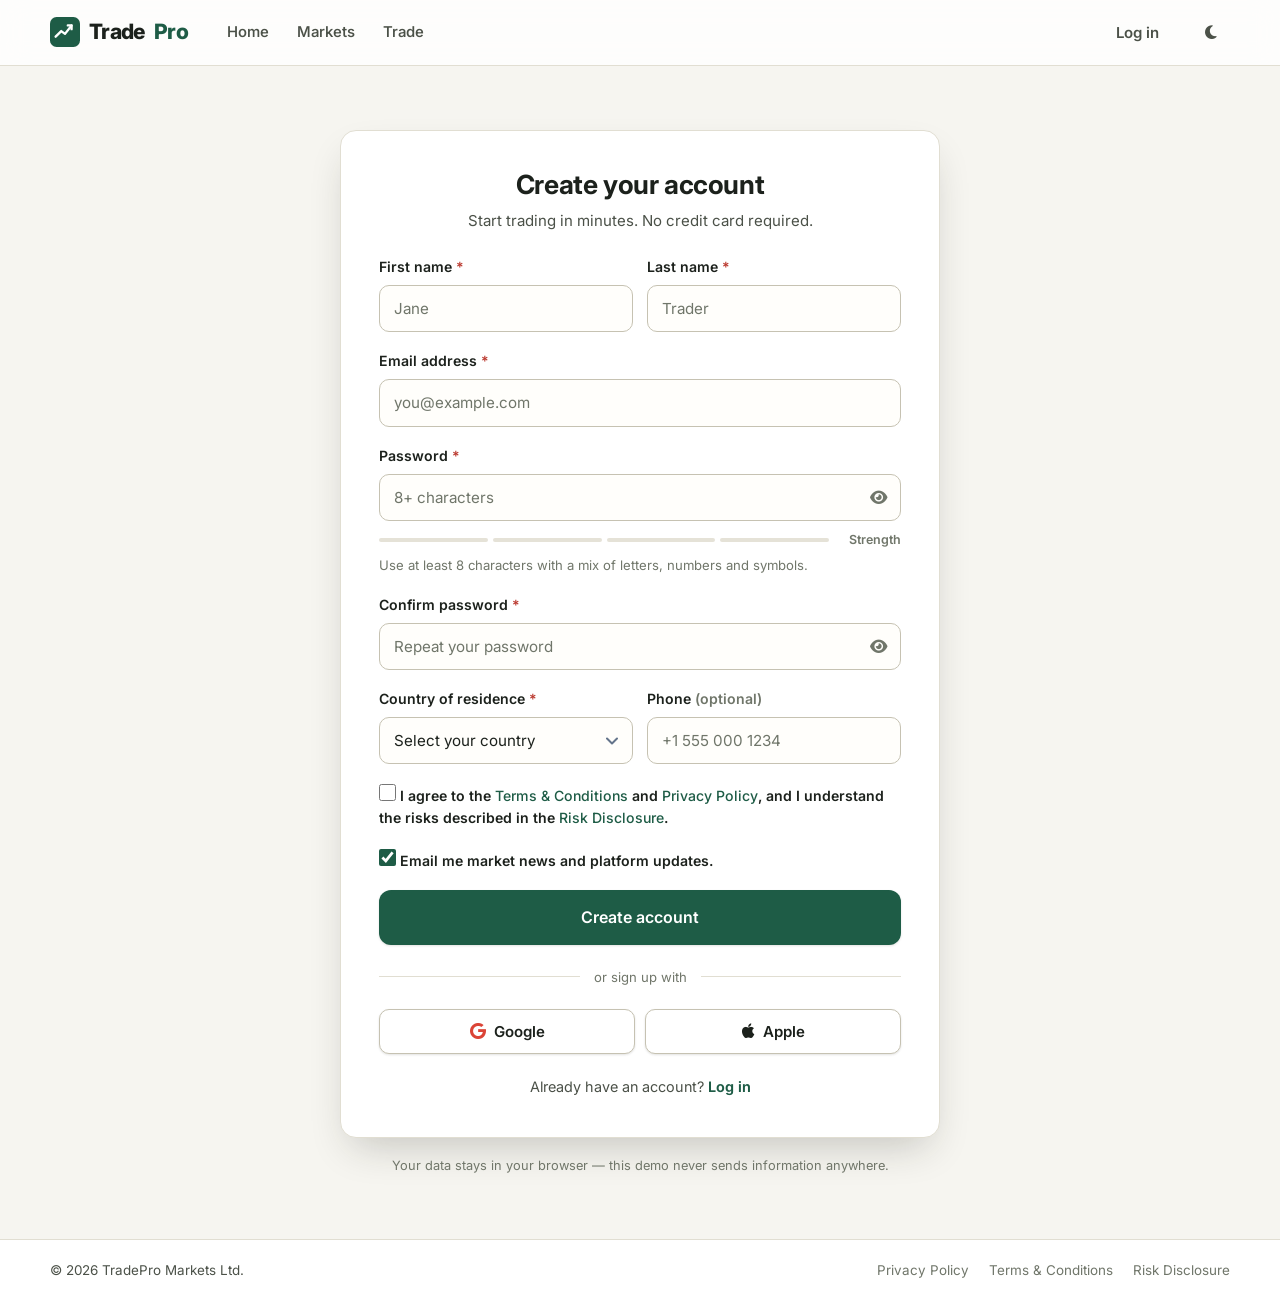
<file: register.html>
<!DOCTYPE html>
<html lang="en">
<head>
  <meta charset="UTF-8">
  <meta name="viewport" content="width=device-width, initial-scale=1.0">
  <title>Create account — TradePro</title>
  <meta name="description" content="Open a free TradePro trading account in under two minutes. Trade forex, stocks, indices, commodities and crypto from one platform.">
  <link rel="icon" type="image/svg+xml" href="assets/img/favicon.svg">
  <script>(function(){try{var t=localStorage.getItem('tp_theme');if(t!=='dark'&&t!=='light'){t=window.matchMedia('(prefers-color-scheme: dark)').matches?'dark':'light'}document.documentElement.setAttribute('data-theme',t)}catch(e){document.documentElement.setAttribute('data-theme','light')}})();</script>
  <link rel="preconnect" href="https://fonts.googleapis.com">
  <link rel="preconnect" href="https://fonts.gstatic.com" crossorigin>
  <link rel="stylesheet" href="https://fonts.googleapis.com/css2?family=Inter:wght@400;500;600;700;800&display=swap">
  <link rel="stylesheet" href="https://cdnjs.cloudflare.com/ajax/libs/font-awesome/6.5.2/css/all.min.css">
  <link rel="stylesheet" href="assets/css/global.css">
  <link rel="stylesheet" href="assets/css/pages/auth.css">
</head>
<body data-page="register">
  <a class="skip-link" href="#main">Skip to main content</a>

  <header class="site-header">
    <div class="container header-inner">
      <a class="brand" href="index.html"><img src="assets/img/favicon.svg" alt="" width="30" height="30">Trade<span>Pro</span></a>
      <nav id="site-nav" class="site-nav" aria-label="Main navigation">
        <ul>
          <li><a href="index.html">Home</a></li>
          <li><a href="markets.html">Markets</a></li>
          <li><a href="trade.html">Trade</a></li>
          <li data-auth="user"><a href="dashboard.html">Dashboard</a></li>
        </ul>
        <div class="nav-cta">
          <span data-auth="guest"><a href="login.html" class="btn btn-ghost">Log in</a></span>
          <span data-auth="user">
            <div class="user-menu">
              <button type="button" class="user-chip" aria-haspopup="true" aria-expanded="false">
                <span class="avatar" data-user-initials>U</span>
                <span data-user-name>Account</span>
                <i class="fa-solid fa-chevron-down" style="font-size:.65rem;color:var(--text-3)"></i>
              </button>
              <div class="user-menu-panel" role="menu">
                <div class="user-menu-header"><strong data-user-name>User</strong><span data-user-email>email@example.com</span></div>
                <a href="dashboard.html" role="menuitem"><i class="fa-solid fa-chart-pie"></i> Dashboard</a>
                <button type="button" role="menuitem" class="menu-danger" data-action="logout"><i class="fa-solid fa-arrow-right-from-bracket"></i> Log out</button>
              </div>
            </div>
          </span>
        </div>
      </nav>
      <div class="header-actions">
        <button type="button" class="icon-btn" id="theme-toggle" aria-label="Toggle dark mode" aria-pressed="false">
          <i class="fa-solid fa-moon icon-moon"></i><i class="fa-solid fa-sun icon-sun"></i>
        </button>
        <button type="button" class="icon-btn nav-toggle" aria-expanded="false" aria-controls="site-nav" aria-label="Toggle menu">
          <span class="burger-box"><span></span><span></span><span></span></span>
        </button>
      </div>
    </div>
  </header>

  <main id="main">
    <section class="auth-shell">
      <div class="container">
        <div class="auth-card card auth-card--wide">
          <header class="auth-head">
            <h1>Create your account</h1>
            <p>Start trading in minutes. No credit card required.</p>
          </header>

          <div class="form-alert" id="form-alert" role="alert" hidden></div>

          <form id="register-form" novalidate>
            <div class="form-grid-2">
              <div class="field" data-field>
                <label for="first-name">First name <span class="req">*</span></label>
                <input class="control" type="text" id="first-name" autocomplete="given-name" placeholder="Jane" required>
                <p class="field-error"></p>
              </div>
              <div class="field" data-field>
                <label for="last-name">Last name <span class="req">*</span></label>
                <input class="control" type="text" id="last-name" autocomplete="family-name" placeholder="Trader" required>
                <p class="field-error"></p>
              </div>
            </div>

            <div class="field" data-field>
              <label for="email">Email address <span class="req">*</span></label>
              <input class="control" type="email" id="email" autocomplete="email" placeholder="you@example.com" required>
              <p class="field-error"></p>
            </div>

            <div class="field" data-field>
              <label for="password">Password <span class="req">*</span></label>
              <div class="input-group">
                <input class="control" type="password" id="password" autocomplete="new-password" placeholder="8+ characters" required minlength="8">
                <button type="button" class="input-action toggle-password" aria-label="Show password" aria-pressed="false"><i class="fa-solid fa-eye"></i></button>
              </div>
              <div class="strength" data-level="0" id="strength">
                <div class="strength-bars">
                  <span class="strength-bar"></span><span class="strength-bar"></span>
                  <span class="strength-bar"></span><span class="strength-bar"></span>
                </div>
                <span class="strength-label" id="strength-label">Strength</span>
              </div>
              <p class="field-hint">Use at least 8 characters with a mix of letters, numbers and symbols.</p>
              <p class="field-error"></p>
            </div>

            <div class="field" data-field>
              <label for="confirm-password">Confirm password <span class="req">*</span></label>
              <div class="input-group">
                <input class="control" type="password" id="confirm-password" autocomplete="new-password" placeholder="Repeat your password" required>
                <button type="button" class="input-action toggle-password" aria-label="Show password" aria-pressed="false"><i class="fa-solid fa-eye"></i></button>
              </div>
              <p class="field-error"></p>
            </div>

            <div class="form-grid-2">
              <div class="field" data-field>
                <label for="country">Country of residence <span class="req">*</span></label>
                <select class="control" id="country" required>
                  <option value="" selected disabled>Select your country</option>
                  <option value="AU">Australia</option>
                  <option value="BR">Brazil</option>
                  <option value="CA">Canada</option>
                  <option value="AE">United Arab Emirates</option>
                  <option value="FR">France</option>
                  <option value="DE">Germany</option>
                  <option value="IN">India</option>
                  <option value="IT">Italy</option>
                  <option value="JP">Japan</option>
                  <option value="NL">Netherlands</option>
                  <option value="SG">Singapore</option>
                  <option value="ZA">South Africa</option>
                  <option value="ES">Spain</option>
                  <option value="GB">United Kingdom</option>
                  <option value="US">United States</option>
                  <option value="other">Other</option>
                </select>
                <p class="field-error"></p>
              </div>
              <div class="field" data-field>
                <label for="phone">Phone <span class="muted">(optional)</span></label>
                <input class="control" type="tel" id="phone" autocomplete="tel" inputmode="tel" placeholder="+1 555 000 1234">
                <p class="field-error"></p>
              </div>
            </div>

            <div class="field" data-field>
              <label class="check">
                <input type="checkbox" id="terms" required>
                <span>I agree to the <a href="terms.html">Terms &amp; Conditions</a> and <a href="privacy.html">Privacy Policy</a>, and I understand the risks described in the <a href="risk.html">Risk Disclosure</a>.</span>
              </label>
              <p class="field-error"></p>
            </div>

            <div class="field" data-field>
              <label class="check">
                <input type="checkbox" id="newsletter" checked>
                <span>Email me market news and platform updates.</span>
              </label>
            </div>

            <button type="submit" class="btn btn-primary btn-lg btn-block" id="register-submit">
              <span class="spinner" aria-hidden="true"></span> Create account
            </button>
          </form>

          <div class="divider" role="separator"><span>or sign up with</span></div>

          <div class="social-grid">
            <button type="button" class="btn btn-secondary social-btn" data-provider="Google"><i class="fa-brands fa-google" style="color:#DB4437"></i> Google</button>
            <button type="button" class="btn btn-secondary social-btn" data-provider="Apple"><i class="fa-brands fa-apple"></i> Apple</button>
          </div>

          <p class="auth-alt">Already have an account? <a href="login.html">Log in</a></p>
        </div>
        <p class="auth-foot-note muted">Your data stays in your browser — this demo never sends information anywhere.</p>
      </div>
    </section>
  </main>

  <footer class="site-footer footer-slim">
    <div class="container">
      <div class="footer-bottom">
        <p>&copy; <span data-year>2026</span> TradePro Markets Ltd.</p>
        <div class="footer-links">
          <a href="privacy.html">Privacy Policy</a>
          <a href="terms.html">Terms &amp; Conditions</a>
          <a href="risk.html">Risk Disclosure</a>
        </div>
      </div>
    </div>
  </footer>

  <script src="assets/js/core.js" defer></script>
  <script src="assets/js/pages/auth.js" defer></script>
</body>
</html>
</file>
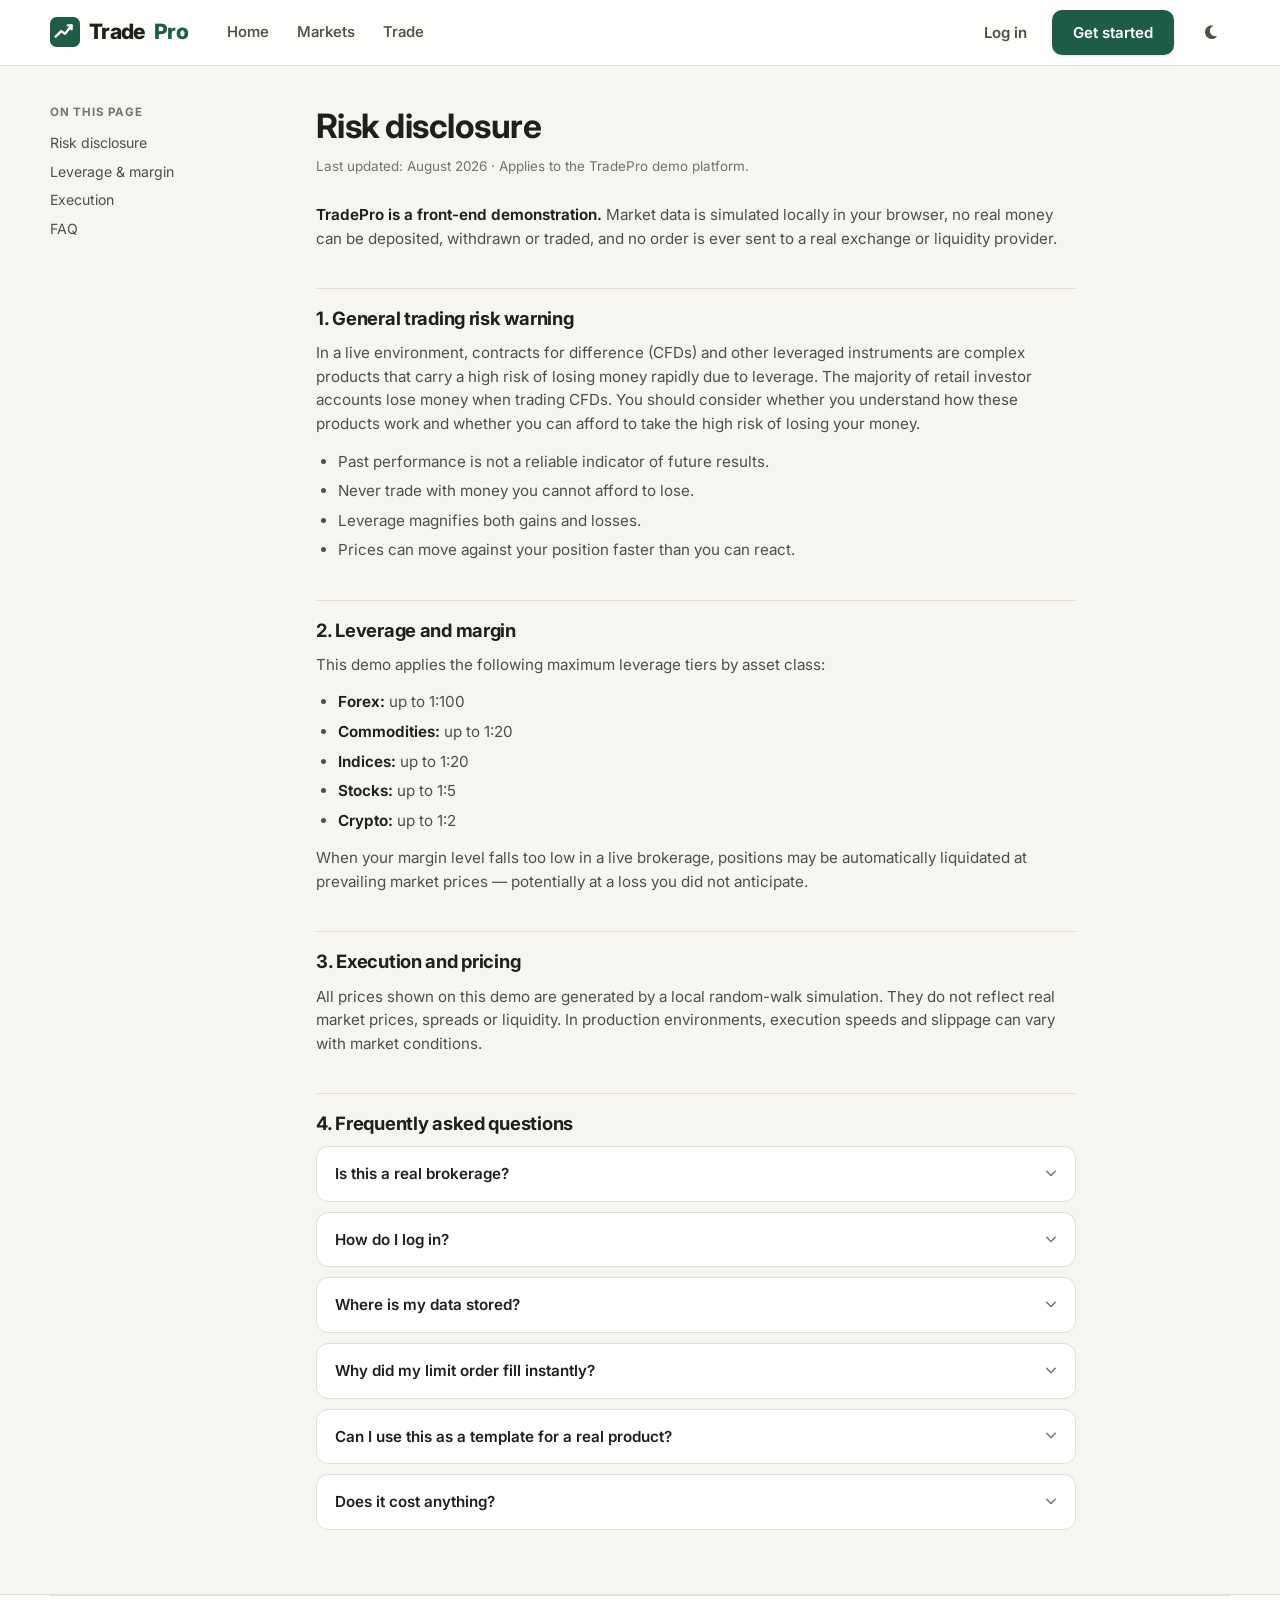
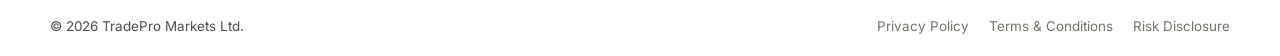
<file: risk.html>
<!DOCTYPE html>
<html lang="en">
<head>
  <meta charset="UTF-8">
  <meta name="viewport" content="width=device-width, initial-scale=1.0">
  <title>Risk Disclosure &amp; FAQ — TradePro</title>
  <meta name="description" content="Understand the risks of trading leveraged products with TradePro, plus answers to frequently asked questions about accounts, funding and withdrawals.">
  <link rel="icon" type="image/svg+xml" href="assets/img/favicon.svg">
  <script>(function(){try{var t=localStorage.getItem('tp_theme');if(t!=='dark'&&t!=='light'){t=window.matchMedia('(prefers-color-scheme: dark)').matches?'dark':'light'}document.documentElement.setAttribute('data-theme',t)}catch(e){document.documentElement.setAttribute('data-theme','light')}})();</script>
  <link rel="preconnect" href="https://fonts.googleapis.com">
  <link rel="preconnect" href="https://fonts.gstatic.com" crossorigin>
  <link rel="stylesheet" href="https://fonts.googleapis.com/css2?family=Inter:wght@400;500;600;700;800&display=swap">
  <link rel="stylesheet" href="https://cdnjs.cloudflare.com/ajax/libs/font-awesome/6.5.2/css/all.min.css">
  <link rel="stylesheet" href="assets/css/global.css">
  <link rel="stylesheet" href="assets/css/pages/legal.css">
</head>
<body data-page="risk">
  <a class="skip-link" href="#main">Skip to main content</a>

  <header class="site-header">
    <div class="container header-inner">
      <a class="brand" href="index.html"><img src="assets/img/favicon.svg" alt="" width="30" height="30">Trade<span>Pro</span></a>
      <nav id="site-nav" class="site-nav" aria-label="Main navigation">
        <ul>
          <li><a href="index.html">Home</a></li>
          <li><a href="markets.html">Markets</a></li>
          <li><a href="trade.html">Trade</a></li>
          <li data-auth="user"><a href="dashboard.html">Dashboard</a></li>
        </ul>
        <div class="nav-cta">
          <span data-auth="guest"><a href="login.html" class="btn btn-ghost">Log in</a></span>
          <span data-auth="guest"><a href="register.html" class="btn btn-primary">Get started</a></span>
          <span data-auth="user">
            <div class="user-menu">
              <button type="button" class="user-chip" aria-haspopup="true" aria-expanded="false">
                <span class="avatar" data-user-initials>U</span>
                <span data-user-name>Account</span>
                <i class="fa-solid fa-chevron-down" style="font-size:.65rem;color:var(--text-3)"></i>
              </button>
              <div class="user-menu-panel" role="menu">
                <div class="user-menu-header"><strong data-user-name>User</strong><span data-user-email>email@example.com</span></div>
                <a href="dashboard.html" role="menuitem"><i class="fa-solid fa-chart-pie"></i> Dashboard</a>
                <button type="button" role="menuitem" class="menu-danger" data-action="logout"><i class="fa-solid fa-arrow-right-from-bracket"></i> Log out</button>
              </div>
            </div>
          </span>
        </div>
      </nav>
      <div class="header-actions">
        <button type="button" class="icon-btn" id="theme-toggle" aria-label="Toggle dark mode" aria-pressed="false">
          <i class="fa-solid fa-moon icon-moon"></i><i class="fa-solid fa-sun icon-sun"></i>
        </button>
        <button type="button" class="icon-btn nav-toggle" aria-expanded="false" aria-controls="site-nav" aria-label="Toggle menu">
          <span class="burger-box"><span></span><span></span><span></span></span>
        </button>
      </div>
    </div>
  </header>

  <main id="main">
    <section class="legal-shell container">
      <div class="legal-wrap">

        <aside class="legal-toc" aria-label="On this page">
          <h4>On this page</h4>
          <ul>
            <li><a href="#risks">Risk disclosure</a></li>
            <li><a href="#leverage">Leverage &amp; margin</a></li>
            <li><a href="#execution">Execution</a></li>
            <li><a href="#faq">FAQ</a></li>
          </ul>
        </aside>

        <article class="legal-doc">
          <h1>Risk disclosure</h1>
          <p class="doc-meta">Last updated: August 2026 · Applies to the TradePro demo platform.</p>

          <p><strong>TradePro is a front-end demonstration.</strong> Market data is simulated locally in your browser, no real money can be deposited, withdrawn or traded, and no order is ever sent to a real exchange or liquidity provider.</p>

          <h2 id="risks">1. General trading risk warning</h2>
          <p>In a live environment, contracts for difference (CFDs) and other leveraged instruments are complex products that carry a high risk of losing money rapidly due to leverage. The majority of retail investor accounts lose money when trading CFDs. You should consider whether you understand how these products work and whether you can afford to take the high risk of losing your money.</p>
          <ul>
            <li>Past performance is not a reliable indicator of future results.</li>
            <li>Never trade with money you cannot afford to lose.</li>
            <li>Leverage magnifies both gains and losses.</li>
            <li>Prices can move against your position faster than you can react.</li>
          </ul>

          <h2 id="leverage">2. Leverage and margin</h2>
          <p>This demo applies the following maximum leverage tiers by asset class:</p>
          <ul>
            <li><strong>Forex:</strong> up to 1:100</li>
            <li><strong>Commodities:</strong> up to 1:20</li>
            <li><strong>Indices:</strong> up to 1:20</li>
            <li><strong>Stocks:</strong> up to 1:5</li>
            <li><strong>Crypto:</strong> up to 1:2</li>
          </ul>
          <p>When your margin level falls too low in a live brokerage, positions may be automatically liquidated at prevailing market prices — potentially at a loss you did not anticipate.</p>

          <h2 id="execution">3. Execution and pricing</h2>
          <p>All prices shown on this demo are generated by a local random-walk simulation. They do not reflect real market prices, spreads or liquidity. In production environments, execution speeds and slippage can vary with market conditions.</p>

          <h2 id="faq">4. Frequently asked questions</h2>
          <div class="faq-list">
            <details class="faq-item">
              <summary>Is this a real brokerage?</summary>
              <div class="faq-body">No. TradePro is a UI/UX demonstration. Accounts, balances, orders and market data exist only inside your own browser via localStorage.</div>
            </details>
            <details class="faq-item">
              <summary>How do I log in?</summary>
              <div class="faq-body">Use the seeded demo account: <strong>demo@tradepro.com</strong> with password <strong>Demo1234!</strong>. Or create a new account from the register page — it stays entirely on this device.</div>
            </details>
            <details class="faq-item">
              <summary>Where is my data stored?</summary>
              <div class="faq-body">Everything (profile, balance, watchlist, positions) lives in your browser&rsquo;s localStorage under the key <code>tp_state_v1</code>. Clearing site data resets everything. Nothing is uploaded anywhere.</div>
            </details>
            <details class="faq-item">
              <summary>Why did my limit order fill instantly?</summary>
              <div class="faq-body">Pending limit and stop orders are checked against the simulated feed every second. If price touches your trigger level, the fill is immediate — just like a fast-moving real market.</div>
            </details>
            <details class="faq-item">
              <summary>Can I use this as a template for a real product?</summary>
              <div class="faq-body">The layout and components are yours to reuse, but any real deployment requires a licensed broker backend, KYC/AML flows, regulatory approval and a proper security audit.</div>
            </details>
            <details class="faq-item">
              <summary>Does it cost anything?</summary>
              <div class="faq-body">No. It is a free front-end demo with no ads, no tracking and no server calls except CDN-hosted fonts, icons and the charting library.</div>
            </details>
          </div>
        </article>
      </div>
    </section>
  </main>

  <footer class="site-footer footer-slim">
    <div class="container">
      <div class="footer-bottom">
        <p>&copy; <span data-year>2026</span> TradePro Markets Ltd.</p>
        <div class="footer-links">
          <a href="privacy.html">Privacy Policy</a>
          <a href="terms.html">Terms &amp; Conditions</a>
          <a href="risk.html">Risk Disclosure</a>
        </div>
      </div>
    </div>
  </footer>

  <script src="assets/js/core.js" defer></script>
</body>
</html>
</file>
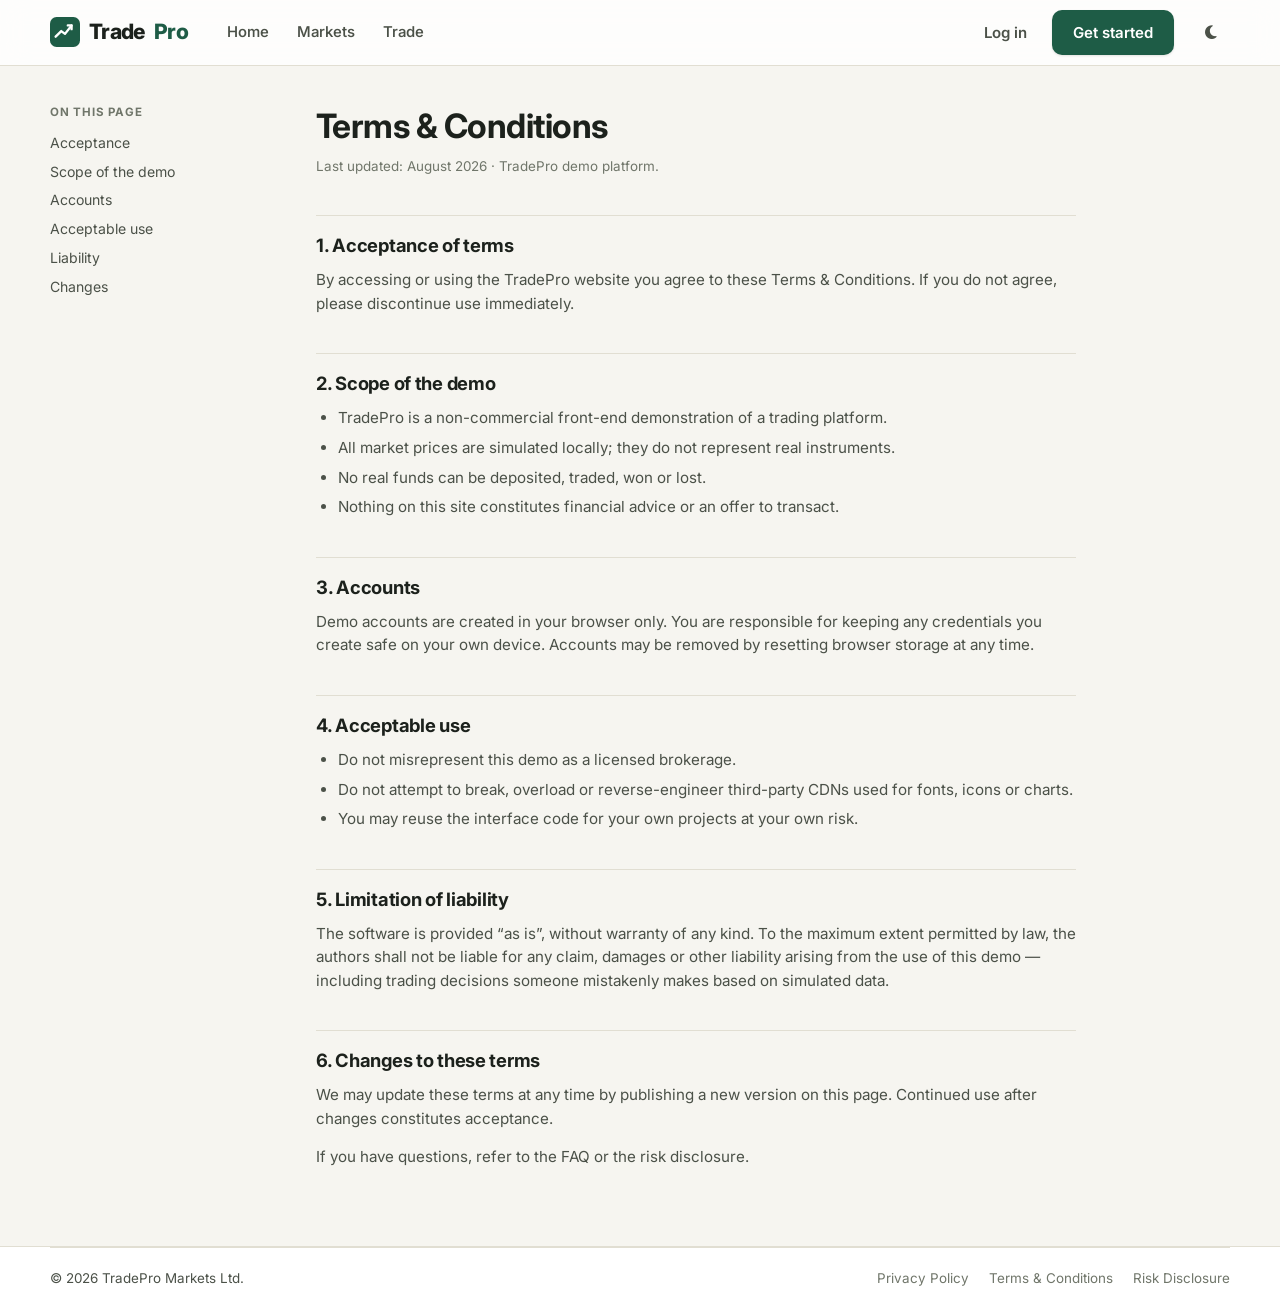
<file: terms.html>
<!DOCTYPE html>
<html lang="en">
<head>
  <meta charset="UTF-8">
  <meta name="viewport" content="width=device-width, initial-scale=1.0">
  <title>Terms &amp; Conditions — TradePro</title>
  <meta name="description" content="The terms of use for the TradePro demonstration platform.">
  <link rel="icon" type="image/svg+xml" href="assets/img/favicon.svg">
  <script>(function(){try{var t=localStorage.getItem('tp_theme');if(t!=='dark'&&t!=='light'){t=window.matchMedia('(prefers-color-scheme: dark)').matches?'dark':'light'}document.documentElement.setAttribute('data-theme',t)}catch(e){document.documentElement.setAttribute('data-theme','light')}})();</script>
  <link rel="preconnect" href="https://fonts.googleapis.com">
  <link rel="preconnect" href="https://fonts.gstatic.com" crossorigin>
  <link rel="stylesheet" href="https://fonts.googleapis.com/css2?family=Inter:wght@400;500;600;700;800&display=swap">
  <link rel="stylesheet" href="https://cdnjs.cloudflare.com/ajax/libs/font-awesome/6.5.2/css/all.min.css">
  <link rel="stylesheet" href="assets/css/global.css">
  <link rel="stylesheet" href="assets/css/pages/legal.css">
</head>
<body data-page="terms">
  <a class="skip-link" href="#main">Skip to main content</a>

  <header class="site-header">
    <div class="container header-inner">
      <a class="brand" href="index.html"><img src="assets/img/favicon.svg" alt="" width="30" height="30">Trade<span>Pro</span></a>
      <nav id="site-nav" class="site-nav" aria-label="Main navigation">
        <ul>
          <li><a href="index.html">Home</a></li>
          <li><a href="markets.html">Markets</a></li>
          <li><a href="trade.html">Trade</a></li>
          <li data-auth="user"><a href="dashboard.html">Dashboard</a></li>
        </ul>
        <div class="nav-cta">
          <span data-auth="guest"><a href="login.html" class="btn btn-ghost">Log in</a></span>
          <span data-auth="guest"><a href="register.html" class="btn btn-primary">Get started</a></span>
          <span data-auth="user">
            <div class="user-menu">
              <button type="button" class="user-chip" aria-haspopup="true" aria-expanded="false">
                <span class="avatar" data-user-initials>U</span>
                <span data-user-name>Account</span>
                <i class="fa-solid fa-chevron-down" style="font-size:.65rem;color:var(--text-3)"></i>
              </button>
              <div class="user-menu-panel" role="menu">
                <div class="user-menu-header"><strong data-user-name>User</strong><span data-user-email>email@example.com</span></div>
                <a href="dashboard.html" role="menuitem"><i class="fa-solid fa-chart-pie"></i> Dashboard</a>
                <button type="button" role="menuitem" class="menu-danger" data-action="logout"><i class="fa-solid fa-arrow-right-from-bracket"></i> Log out</button>
              </div>
            </div>
          </span>
        </div>
      </nav>
      <div class="header-actions">
        <button type="button" class="icon-btn" id="theme-toggle" aria-label="Toggle dark mode" aria-pressed="false">
          <i class="fa-solid fa-moon icon-moon"></i><i class="fa-solid fa-sun icon-sun"></i>
        </button>
        <button type="button" class="icon-btn nav-toggle" aria-expanded="false" aria-controls="site-nav" aria-label="Toggle menu">
          <span class="burger-box"><span></span><span></span><span></span></span>
        </button>
      </div>
    </div>
  </header>

  <main id="main">
    <section class="legal-shell container">
      <div class="legal-wrap">

        <aside class="legal-toc" aria-label="On this page">
          <h4>On this page</h4>
          <ul>
            <li><a href="#acceptance">Acceptance</a></li>
            <li><a href="#demo-scope">Scope of the demo</a></li>
            <li><a href="#accounts">Accounts</a></li>
            <li><a href="#acceptable-use">Acceptable use</a></li>
            <li><a href="#liability">Liability</a></li>
            <li><a href="#changes">Changes</a></li>
          </ul>
        </aside>

        <article class="legal-doc">
          <h1>Terms &amp; Conditions</h1>
          <p class="doc-meta">Last updated: August 2026 · TradePro demo platform.</p>

          <h2 id="acceptance">1. Acceptance of terms</h2>
          <p>By accessing or using the TradePro website you agree to these Terms &amp; Conditions. If you do not agree, please discontinue use immediately.</p>

          <h2 id="demo-scope">2. Scope of the demo</h2>
          <ul>
            <li>TradePro is a non-commercial front-end demonstration of a trading platform.</li>
            <li>All market prices are simulated locally; they do not represent real instruments.</li>
            <li>No real funds can be deposited, traded, won or lost.</li>
            <li>Nothing on this site constitutes financial advice or an offer to transact.</li>
          </ul>

          <h2 id="accounts">3. Accounts</h2>
          <p>Demo accounts are created in your browser only. You are responsible for keeping any credentials you create safe on your own device. Accounts may be removed by resetting browser storage at any time.</p>

          <h2 id="acceptable-use">4. Acceptable use</h2>
          <ul>
            <li>Do not misrepresent this demo as a licensed brokerage.</li>
            <li>Do not attempt to break, overload or reverse-engineer third-party CDNs used for fonts, icons or charts.</li>
            <li>You may reuse the interface code for your own projects at your own risk.</li>
          </ul>

          <h2 id="liability">5. Limitation of liability</h2>
          <p>The software is provided &ldquo;as is&rdquo;, without warranty of any kind. To the maximum extent permitted by law, the authors shall not be liable for any claim, damages or other liability arising from the use of this demo — including trading decisions someone mistakenly makes based on simulated data.</p>

          <h2 id="changes">6. Changes to these terms</h2>
          <p>We may update these terms at any time by publishing a new version on this page. Continued use after changes constitutes acceptance.</p>

          <p>If you have questions, refer to the <a href="risk.html#faq">FAQ</a> or the <a href="risk.html">risk disclosure</a>.</p>
        </article>
      </div>
    </section>
  </main>

  <footer class="site-footer footer-slim">
    <div class="container">
      <div class="footer-bottom">
        <p>&copy; <span data-year>2026</span> TradePro Markets Ltd.</p>
        <div class="footer-links">
          <a href="privacy.html">Privacy Policy</a>
          <a href="terms.html">Terms &amp; Conditions</a>
          <a href="risk.html">Risk Disclosure</a>
        </div>
      </div>
    </div>
  </footer>

  <script src="assets/js/core.js" defer></script>
</body>
</html>
</file>
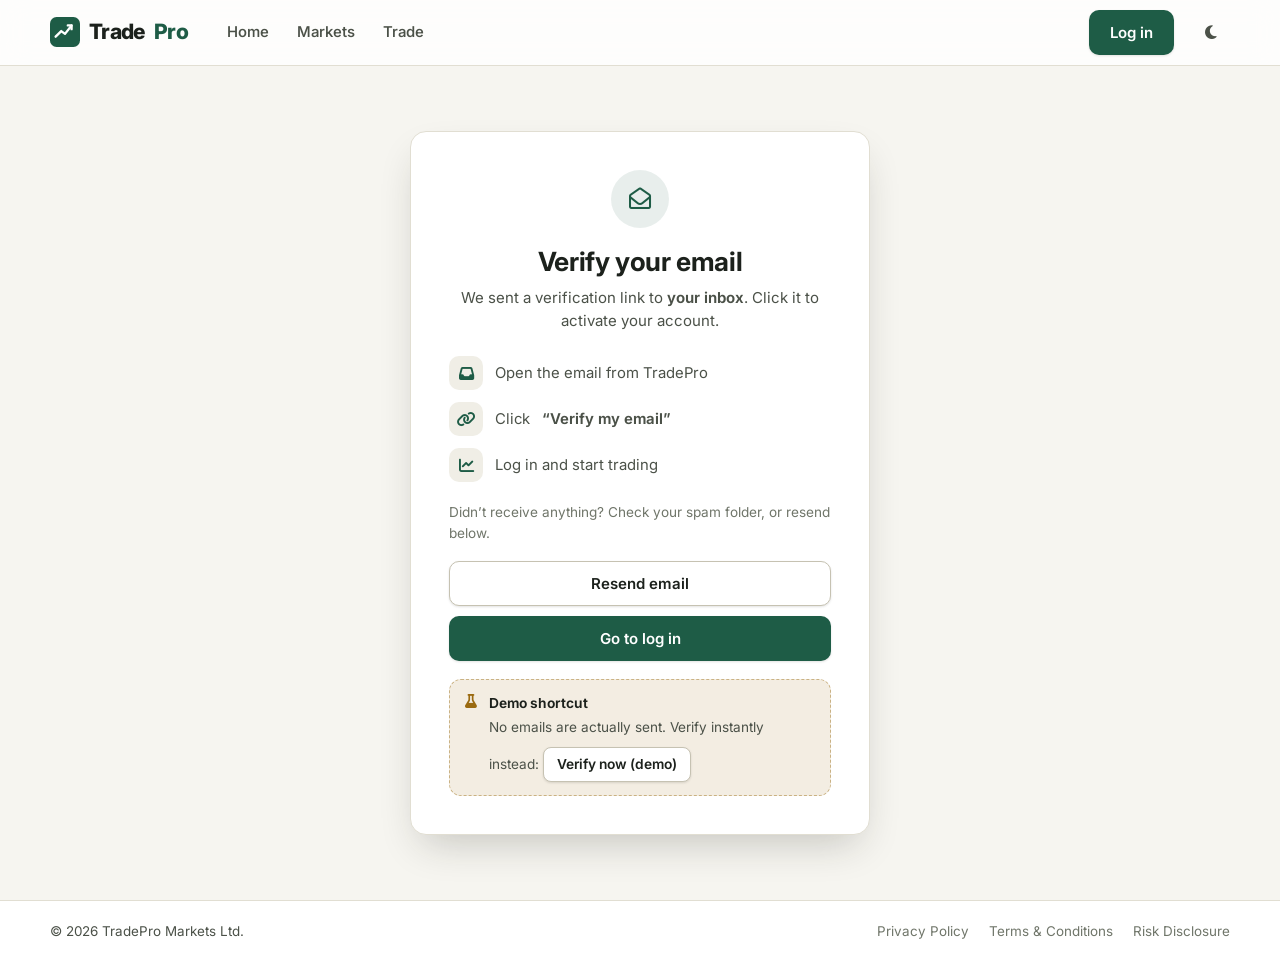
<file: verify-email.html>
<!DOCTYPE html>
<html lang="en">
<head>
  <meta charset="UTF-8">
  <meta name="viewport" content="width=device-width, initial-scale=1.0">
  <title>Verify email — TradePro</title>
  <meta name="description" content="Verify your email address to activate your TradePro account.">
  <link rel="icon" type="image/svg+xml" href="assets/img/favicon.svg">
  <script>(function(){try{var t=localStorage.getItem('tp_theme');if(t!=='dark'&&t!=='light'){t=window.matchMedia('(prefers-color-scheme: dark)').matches?'dark':'light'}document.documentElement.setAttribute('data-theme',t)}catch(e){document.documentElement.setAttribute('data-theme','light')}})();</script>
  <link rel="preconnect" href="https://fonts.googleapis.com">
  <link rel="preconnect" href="https://fonts.gstatic.com" crossorigin>
  <link rel="stylesheet" href="https://fonts.googleapis.com/css2?family=Inter:wght@400;500;600;700;800&display=swap">
  <link rel="stylesheet" href="https://cdnjs.cloudflare.com/ajax/libs/font-awesome/6.5.2/css/all.min.css">
  <link rel="stylesheet" href="assets/css/global.css">
  <link rel="stylesheet" href="assets/css/pages/auth.css">
</head>
<body data-page="verify">
  <a class="skip-link" href="#main">Skip to main content</a>

  <header class="site-header">
    <div class="container header-inner">
      <a class="brand" href="index.html"><img src="assets/img/favicon.svg" alt="" width="30" height="30">Trade<span>Pro</span></a>
      <nav id="site-nav" class="site-nav" aria-label="Main navigation">
        <ul>
          <li><a href="index.html">Home</a></li>
          <li><a href="markets.html">Markets</a></li>
          <li><a href="trade.html">Trade</a></li>
        </ul>
        <div class="nav-cta">
          <span data-auth="guest"><a href="login.html" class="btn btn-primary">Log in</a></span>
          <span data-auth="user">
            <div class="user-menu">
              <button type="button" class="user-chip" aria-haspopup="true" aria-expanded="false">
                <span class="avatar" data-user-initials>U</span>
                <span data-user-name>Account</span>
                <i class="fa-solid fa-chevron-down" style="font-size:.65rem;color:var(--text-3)"></i>
              </button>
              <div class="user-menu-panel" role="menu">
                <div class="user-menu-header"><strong data-user-name>User</strong><span data-user-email>email@example.com</span></div>
                <a href="dashboard.html" role="menuitem"><i class="fa-solid fa-chart-pie"></i> Dashboard</a>
                <button type="button" role="menuitem" class="menu-danger" data-action="logout"><i class="fa-solid fa-arrow-right-from-bracket"></i> Log out</button>
              </div>
            </div>
          </span>
        </div>
      </nav>
      <div class="header-actions">
        <button type="button" class="icon-btn" id="theme-toggle" aria-label="Toggle dark mode" aria-pressed="false">
          <i class="fa-solid fa-moon icon-moon"></i><i class="fa-solid fa-sun icon-sun"></i>
        </button>
        <button type="button" class="icon-btn nav-toggle" aria-expanded="false" aria-controls="site-nav" aria-label="Toggle menu">
          <span class="burger-box"><span></span><span></span><span></span></span>
        </button>
      </div>
    </div>
  </header>

  <main id="main">
    <section class="auth-shell">
      <div class="container">
        <div class="auth-card card">
          <header class="auth-head">
            <div class="auth-icon primary pulse"><i class="fa-regular fa-envelope-open"></i></div>
            <h1>Verify your email</h1>
            <p>We sent a verification link to <strong id="masked-email">your inbox</strong>. Click it to activate your account.</p>
          </header>

          <ol class="verify-steps">
            <li><i class="fa-solid fa-inbox"></i> Open the email from TradePro</li>
            <li><i class="fa-solid fa-link"></i> Click <strong>&ldquo;Verify my email&rdquo;</strong></li>
            <li><i class="fa-solid fa-chart-line"></i> Log in and start trading</li>
          </ol>

          <p class="muted small-text">Didn&rsquo;t receive anything? Check your spam folder, or resend below.</p>

          <div class="stack-buttons">
            <button type="button" class="btn btn-secondary btn-block" id="resend-btn" disabled>Resend available in <span id="resend-count">60</span>s</button>
            <a href="login.html" class="btn btn-primary btn-block">Go to log in</a>
          </div>

          <div class="demo-note">
            <i class="fa-solid fa-flask"></i>
            <div>
              <strong>Demo shortcut</strong>
              <span>No emails are actually sent. Verify instantly instead:</span>
              <button type="button" class="btn btn-secondary btn-sm" id="verify-now">Verify now (demo)</button>
            </div>
          </div>
        </div>
      </div>
    </section>
  </main>

  <footer class="site-footer footer-slim">
    <div class="container">
      <div class="footer-bottom">
        <p>&copy; <span data-year>2026</span> TradePro Markets Ltd.</p>
        <div class="footer-links">
          <a href="privacy.html">Privacy Policy</a>
          <a href="terms.html">Terms &amp; Conditions</a>
          <a href="risk.html">Risk Disclosure</a>
        </div>
      </div>
    </div>
  </footer>

  <script src="assets/js/core.js" defer></script>
  <script src="assets/js/pages/auth.js" defer></script>
</body>
</html>
</file>
<file: assets/css/global.css>
:root {
  color-scheme: light;
  --font-sans: "Inter", ui-sans-serif, system-ui, -apple-system, "Segoe UI", Roboto, Arial, sans-serif;
  --font-mono: ui-monospace, "SF Mono", "Cascadia Code", Consolas, monospace;

  --bg: #f6f5f0;
  --surface: #ffffff;
  --surface-2: #f0eee6;
  --surface-3: #e5e2d7;
  --border: #e1ded2;
  --border-strong: #c6c2b2;

  --text: #1c211c;
  --text-2: #4b5148;
  --text-3: #70766a;

  --primary: #1e5c46;
  --primary-strong: #143f2f;
  --primary-soft: rgba(30, 92, 70, 0.1);
  --primary-softer: rgba(30, 92, 70, 0.05);

  --up: #17803f;
  --up-strong: #11602f;
  --up-soft: rgba(23, 128, 63, 0.12);
  --down: #bb3a30;
  --down-strong: #992e26;
  --down-soft: rgba(187, 58, 48, 0.1);
  --warn: #9a6a10;
  --warn-soft: rgba(154, 106, 16, 0.12);
  --star: #b98a14;

  --input-bg: #fffefb;
  --ring: rgba(30, 92, 70, 0.32);
  --shadow-sm: 0 1px 2px rgba(35, 33, 25, 0.06), 0 1px 3px rgba(35, 33, 25, 0.07);
  --shadow-md: 0 4px 10px rgba(35, 33, 25, 0.08), 0 2px 4px rgba(35, 33, 25, 0.05);
  --shadow-lg: 0 18px 40px -12px rgba(35, 33, 25, 0.24);
  --header-h: 66px;
  --radius-sm: 8px;
  --radius: 12px;
  --radius-lg: 16px;
  --ease: cubic-bezier(0.22, 0.61, 0.36, 1);
}

html[data-theme="dark"] {
  color-scheme: dark;
  --bg: #141611;
  --surface: #1c1f19;
  --surface-2: #242821;
  --surface-3: #2d3229;
  --border: #2f342b;
  --border-strong: #40463a;

  --text: #ecebe3;
  --text-2: #b0b4a6;
  --text-3: #84897b;

  --primary: #5cae8b;
  --primary-strong: #79c7a4;
  --primary-soft: rgba(92, 174, 139, 0.14);
  --primary-softer: rgba(92, 174, 139, 0.07);

  --up: #57bd82;
  --up-strong: #7fd6a4;
  --up-soft: rgba(87, 189, 130, 0.13);
  --down: #e0685c;
  --down-strong: #eb8b81;
  --down-soft: rgba(224, 104, 92, 0.13);
  --warn: #d9a03f;
  --warn-soft: rgba(217, 160, 63, 0.12);
  --star: #d9a514;

  --input-bg: #171a14;
  --ring: rgba(122, 199, 164, 0.4);
  --shadow-sm: 0 1px 2px rgba(0, 0, 0, 0.4);
  --shadow-md: 0 6px 16px rgba(0, 0, 0, 0.45);
  --shadow-lg: 0 24px 50px -12px rgba(0, 0, 0, 0.6);
}

*, *::before, *::after { box-sizing: border-box; }

* { margin: 0; }

html {
  scroll-behavior: smooth;
  scroll-padding-top: calc(var(--header-h) + 16px);
  -webkit-text-size-adjust: 100%;
}

body {
  font-family: var(--font-sans);
  font-size: 15.5px;
  line-height: 1.55;
  color: var(--text);
  background: var(--bg);
  min-height: 100vh;
  display: flex;
  flex-direction: column;
}

main { flex: 1; }

img, svg, canvas { display: block; max-width: 100%; }

button, input, select, textarea { font: inherit; color: inherit; }

h1, h2, h3, h4, h5, h6 { line-height: 1.2; letter-spacing: -0.015em; font-weight: 700; }
h1 { font-size: clamp(2rem, 4.2vw, 3.1rem); }
h2 { font-size: clamp(1.5rem, 2.6vw, 2rem); }
h3 { font-size: 1.18rem; }
h4 { font-size: 1rem; }
p { color: var(--text-2); }
a { color: inherit; text-decoration: none; }
ul, ol { list-style: none; padding: 0; }
strong { font-weight: 650; }
small { font-size: 0.84em; }
::selection { background: var(--primary); color: #fff; }

:focus-visible {
  outline: 2px solid var(--primary);
  outline-offset: 2px;
  border-radius: 4px;
}
:focus:not(:focus-visible) { outline: none; }

.container {
  width: min(1180px, 100% - 40px);
  margin-inline: auto;
}
@media (max-width: 560px) {
  .container { width: min(1180px, 100% - 28px); }
}

.section { padding-block: clamp(56px, 8vw, 96px); }

.num { font-variant-numeric: tabular-nums lining-nums; }
.mono { font-family: var(--font-mono); }
.muted { color: var(--text-3); }
.positive { color: var(--up); }
.negative { color: var(--down); }
.center { text-align: center; }
.grow { flex: 1; }

.sr-only {
  position: absolute;
  width: 1px; height: 1px;
  padding: 0; margin: -1px;
  overflow: hidden;
  clip: rect(0 0 0 0);
  white-space: nowrap;
  border: 0;
}

.skip-link {
  position: fixed;
  top: -60px;
  left: 16px;
  z-index: 2000;
  background: var(--primary);
  color: #fff;
  padding: 10px 16px;
  border-radius: var(--radius-sm);
  font-weight: 600;
  transition: top 0.2s var(--ease);
}
.skip-link:focus-visible { top: 12px; }

[data-auth] { display: none !important; }
body.is-authed [data-auth="user"],
body:not(.is-authed) [data-auth="guest"] { display: contents !important; }

.btn {
  display: inline-flex;
  align-items: center;
  justify-content: center;
  gap: 8px;
  padding: 10px 20px;
  border-radius: 10px;
  border: 1px solid transparent;
  background: transparent;
  font-weight: 600;
  font-size: 0.94rem;
  cursor: pointer;
  white-space: nowrap;
  transition: background-color 0.18s var(--ease), border-color 0.18s var(--ease),
    color 0.18s var(--ease), transform 0.12s var(--ease), box-shadow 0.18s var(--ease);
  user-select: none;
}
.btn:active { transform: translateY(1px) scale(0.99); }
.btn[disabled], .btn.is-loading { pointer-events: none; opacity: 0.65; }

.btn-primary { background: var(--primary); color: #fff; box-shadow: var(--shadow-sm); }
.btn-primary:hover { background: var(--primary-strong); }

.btn-secondary {
  background: var(--surface);
  border-color: var(--border-strong);
  color: var(--text);
  box-shadow: var(--shadow-sm);
}
.btn-secondary:hover { border-color: var(--primary); color: var(--primary); }

.btn-ghost { color: var(--text-2); padding-inline: 14px; }
.btn-ghost:hover { background: var(--surface-2); color: var(--text); }

.btn-danger { background: var(--down); color: #fff; }
.btn-danger:hover { background: var(--down-strong); }

.btn-up { background: var(--up); color: #fff; }
.btn-up:hover { background: var(--up-strong); }

.btn-down { background: var(--down); color: #fff; }
.btn-down:hover { background: var(--down-strong); }

.btn-sm { padding: 6px 13px; font-size: 0.86rem; border-radius: 8px; }
.btn-lg { padding: 14px 28px; font-size: 1rem; border-radius: 12px; }
.btn-block { width: 100%; }

.btn .spinner { display: none; width: 15px; height: 15px; border: 2px solid currentColor; border-top-color: transparent; border-radius: 50%; animation: spin 0.7s linear infinite; }
.btn.is-loading .spinner { display: inline-block; }
.btn.is-loading > i { display: none; }

@keyframes spin { to { transform: rotate(360deg); } }

.icon-btn {
  display: inline-flex;
  align-items: center;
  justify-content: center;
  width: 38px;
  height: 38px;
  border-radius: 10px;
  border: none;
  background: transparent;
  color: var(--text-2);
  cursor: pointer;
  transition: background-color 0.18s var(--ease), color 0.18s var(--ease);
}
.icon-btn:hover { background: var(--surface-2); color: var(--text); }

html[data-theme="light"] .icon-sun { display: none; }
html[data-theme="dark"] .icon-moon { display: none; }

.field { margin-bottom: 18px; }
.field label { display: block; font-weight: 600; font-size: 0.88rem; margin-bottom: 7px; color: var(--text); }
.field .req { color: var(--down); }

.control, input[type="text"], input[type="email"], input[type="password"], input[type="number"],
input[type="tel"], input[type="search"], input[type="date"], select, textarea {
  width: 100%;
  padding: 11px 14px;
  border: 1px solid var(--border-strong);
  border-radius: 10px;
  background: var(--input-bg);
  color: var(--text);
  font-size: 0.95rem;
  transition: border-color 0.18s var(--ease), box-shadow 0.18s var(--ease);
}
textarea { resize: vertical; min-height: 90px; }

.control::placeholder { color: var(--text-3); }
.control:hover { border-color: var(--text-3); }
.control:focus {
  outline: none;
  border-color: var(--primary);
  box-shadow: 0 0 0 3px var(--ring);
}
.control[aria-invalid="true"] { border-color: var(--down); }
.control[aria-invalid="true"]:focus { box-shadow: 0 0 0 3px var(--down-soft); }

select.control {
  appearance: none;
  -webkit-appearance: none;
  cursor: pointer;
  padding-right: 38px;
  background-image: url("data:image/svg+xml,%3Csvg xmlns='http://www.w3.org/2000/svg' width='12' height='8' viewBox='0 0 12 8'%3E%3Cpath d='M1 1.5 6 6.5 11 1.5' fill='none' stroke='%2364748b' stroke-width='2' stroke-linecap='round' stroke-linejoin='round'/%3E%3C/svg%3E");
  background-repeat: no-repeat;
  background-position: right 14px center;
}

.field-hint { font-size: 0.82rem; color: var(--text-3); margin-top: 6px; }
.field-error { display: none; font-size: 0.82rem; color: var(--down); margin-top: 6px; font-weight: 500; }
.field.has-error .field-error { display: block; }
.field.has-error .control { border-color: var(--down); }

.check {
  display: flex;
  align-items: flex-start;
  gap: 10px;
  font-size: 0.92rem;
  color: var(--text-2);
  cursor: pointer;
}
.check input {
  accent-color: var(--primary);
  width: 17px;
  height: 17px;
  margin-top: 2px;
  flex-shrink: 0;
  cursor: pointer;
}
.check a { color: var(--primary); font-weight: 500; }
.check a:hover { text-decoration: underline; }

.input-group { position: relative; }
.input-group .control { padding-right: 46px; }
.input-action {
  position: absolute;
  right: 6px;
  top: 50%;
  transform: translateY(-50%);
  border: none;
  background: transparent;
  color: var(--text-3);
  width: 34px;
  height: 34px;
  border-radius: 8px;
  cursor: pointer;
  display: inline-flex;
  align-items: center;
  justify-content: center;
  transition: color 0.15s var(--ease), background-color 0.15s var(--ease);
}
.input-action:hover { color: var(--text); background: var(--surface-2); }

.strength { display: flex; align-items: center; gap: 10px; margin-top: 9px; }
.strength-bars { display: flex; gap: 5px; flex: 1; }
.strength-bar { height: 4px; flex: 1; border-radius: 99px; background: var(--surface-3); transition: background-color 0.25s var(--ease); }
.strength-label { font-size: 0.78rem; font-weight: 600; color: var(--text-3); min-width: 62px; text-align: right; }
.strength[data-level="1"] .strength-bar:nth-child(-n+1) { background: var(--down); }
.strength[data-level="2"] .strength-bar:nth-child(-n+2) { background: var(--warn); }
.strength[data-level="3"] .strength-bar:nth-child(-n+3) { background: #84cc16; }
.strength[data-level="4"] .strength-bar:nth-child(-n+4) { background: var(--up); }
.strength[data-level="1"] .strength-label { color: var(--down); content: "Weak"; }
.strength[data-level="2"] .strength-label { color: var(--warn); }
.strength[data-level="3"] .strength-label { color: #65a30d; }
.strength[data-level="4"] .strength-label { color: var(--up); }

.badge {
  display: inline-flex;
  align-items: center;
  gap: 5px;
  padding: 3px 10px;
  border-radius: 99px;
  font-size: 0.78rem;
  font-weight: 600;
  line-height: 1.5;
}
.badge-up { background: var(--up-soft); color: var(--up); }
.badge-down { background: var(--down-soft); color: var(--down); }
.badge-neutral { background: var(--surface-2); color: var(--text-2); }
.badge-warn { background: var(--warn-soft); color: var(--warn); }
.badge-primary { background: var(--primary-soft); color: var(--primary); }
.badge-dot::before { content: ""; width: 6px; height: 6px; border-radius: 50%; background: currentColor; }

.card {
  background: var(--surface);
  border: 1px solid var(--border);
  border-radius: var(--radius-lg);
  box-shadow: var(--shadow-sm);
}
.card-pad { padding: 22px; }
.card-hover { transition: transform 0.2s var(--ease), box-shadow 0.2s var(--ease), border-color 0.2s var(--ease); }
.card-hover:hover { transform: translateY(-3px); box-shadow: var(--shadow-md); border-color: var(--border-strong); }

.table-card { overflow: hidden; }
.table-scroll { overflow-x: auto; -webkit-overflow-scrolling: touch; }

table.table { width: 100%; border-collapse: collapse; font-size: 0.92rem; }
.table th {
  text-align: left;
  padding: 12px 16px;
  font-size: 0.76rem;
  font-weight: 700;
  text-transform: uppercase;
  letter-spacing: 0.06em;
  color: var(--text-3);
  background: var(--surface-2);
  border-bottom: 1px solid var(--border);
  white-space: nowrap;
}
.table td {
  padding: 13px 16px;
  border-bottom: 1px solid var(--border);
  vertical-align: middle;
  white-space: nowrap;
}
.table tbody tr:last-child td { border-bottom: none; }
.table tbody tr { transition: background-color 0.12s var(--ease); }
.table tbody tr:hover { background: var(--primary-softer); }
.table .cell-num { text-align: right; }
.table th.cell-num { text-align: right; }

.seg {
  display: inline-flex;
  background: var(--surface-2);
  border: 1px solid var(--border);
  border-radius: 11px;
  padding: 3px;
  gap: 2px;
}
.seg-btn {
  border: none;
  background: transparent;
  padding: 7px 15px;
  border-radius: 8px;
  font-weight: 600;
  font-size: 0.87rem;
  color: var(--text-2);
  cursor: pointer;
  white-space: nowrap;
  transition: background-color 0.15s var(--ease), color 0.15s var(--ease), box-shadow 0.15s var(--ease);
}
.seg-btn:hover { color: var(--text); }
.seg-btn[aria-selected="true"], .seg-btn.active {
  background: var(--surface);
  color: var(--text);
  box-shadow: var(--shadow-sm);
}

.site-header {
  position: sticky;
  top: 0;
  z-index: 900;
  height: var(--header-h);
  background: color-mix(in srgb, var(--surface) 80%, transparent);
  backdrop-filter: blur(14px) saturate(1.4);
  -webkit-backdrop-filter: blur(14px) saturate(1.4);
  border-bottom: 1px solid var(--border);
}

.header-inner {
  height: 100%;
  display: flex;
  align-items: center;
  gap: 18px;
}

.brand {
  font-size: 1.32rem;
  font-weight: 800;
  letter-spacing: -0.03em;
  color: var(--text);
  display: inline-flex;
  align-items: center;
  gap: 9px;
  margin-right: 8px;
}
.brand img { width: 30px; height: 30px; }
.brand span { color: var(--primary); }

.site-nav { display: flex; align-items: center; flex: 1; min-width: 0; }
.site-nav ul { display: flex; align-items: center; gap: 2px; }
.site-nav ul a {
  display: block;
  padding: 8px 13px;
  border-radius: 9px;
  font-weight: 550;
  font-size: 0.93rem;
  color: var(--text-2);
  transition: background-color 0.15s var(--ease), color 0.15s var(--ease);
}
.site-nav ul a:hover { color: var(--text); background: var(--surface-2); }
.site-nav ul a[aria-current="page"] { color: var(--primary); background: var(--primary-soft); }

.nav-cta { display: flex; align-items: center; gap: 10px; margin-left: auto; }

.user-menu { position: relative; }
.user-chip {
  display: flex;
  align-items: center;
  gap: 9px;
  border: 1px solid var(--border);
  background: var(--surface);
  padding: 5px 12px 5px 5px;
  border-radius: 99px;
  cursor: pointer;
  font-weight: 600;
  font-size: 0.88rem;
  color: var(--text);
  transition: border-color 0.15s var(--ease), box-shadow 0.15s var(--ease);
}
.user-chip:hover { border-color: var(--border-strong); box-shadow: var(--shadow-sm); }
.avatar {
  width: 30px;
  height: 30px;
  border-radius: 50%;
  background: var(--primary);
  color: #fff;
  display: inline-flex;
  align-items: center;
  justify-content: center;
  font-size: 0.72rem;
  font-weight: 700;
  letter-spacing: 0.02em;
  flex-shrink: 0;
}
.user-menu-panel {
  position: absolute;
  right: 0;
  top: calc(100% + 8px);
  min-width: 210px;
  background: var(--surface);
  border: 1px solid var(--border);
  border-radius: var(--radius);
  box-shadow: var(--shadow-lg);
  padding: 6px;
  opacity: 0;
  transform: translateY(-6px);
  visibility: hidden;
  transition: opacity 0.16s var(--ease), transform 0.16s var(--ease), visibility 0.16s;
  z-index: 950;
}
.user-menu.open .user-menu-panel { opacity: 1; transform: translateY(0); visibility: visible; }
.user-menu-header { padding: 10px 12px 8px; border-bottom: 1px solid var(--border); margin-bottom: 6px; }
.user-menu-header strong { display: block; font-size: 0.92rem; }
.user-menu-header span { font-size: 0.8rem; color: var(--text-3); }
.user-menu-panel a, .user-menu-panel button {
  display: flex;
  align-items: center;
  gap: 10px;
  width: 100%;
  text-align: left;
  padding: 9px 12px;
  border: none;
  background: transparent;
  border-radius: 8px;
  font-size: 0.9rem;
  font-weight: 550;
  color: var(--text-2);
  cursor: pointer;
  transition: background-color 0.13s var(--ease), color 0.13s var(--ease);
}
.user-menu-panel a:hover, .user-menu-panel button:hover { background: var(--surface-2); color: var(--text); }
.user-menu-panel a i, .user-menu-panel button i { width: 18px; text-align: center; color: var(--text-3); }
.user-menu-panel .menu-danger:hover { background: var(--down-soft); color: var(--down); }
.user-menu-panel .menu-danger:hover i { color: var(--down); }

.header-actions { display: flex; align-items: center; gap: 6px; margin-left: auto; }
.site-nav + .header-actions { margin-left: 0; }
.nav-toggle { display: none; }

.burger { position: relative; }
.burger-box { width: 19px; height: 14px; position: relative; }
.burger-box span {
  position: absolute;
  left: 0;
  width: 100%;
  height: 2px;
  border-radius: 2px;
  background: currentColor;
  transition: transform 0.25s var(--ease), opacity 0.2s var(--ease), top 0.25s var(--ease);
}
.burger-box span:nth-child(1) { top: 0; }
.burger-box span:nth-child(2) { top: 6px; }
.burger-box span:nth-child(3) { top: 12px; }
body.nav-open .burger-box span:nth-child(1) { top: 6px; transform: rotate(45deg); }
body.nav-open .burger-box span:nth-child(2) { opacity: 0; transform: scaleX(0.4); }
body.nav-open .burger-box span:nth-child(3) { top: 6px; transform: rotate(-45deg); }

@media (max-width: 920px) {
  .nav-toggle { display: inline-flex; }
  .site-nav {
    position: fixed;
    inset: var(--header-h) 0 auto 0;
    flex-direction: column;
    align-items: stretch;
    background: var(--surface);
    border-bottom: 1px solid var(--border);
    box-shadow: var(--shadow-lg);
    padding: 14px 22px 26px;
    transform: translateY(-110%);
    visibility: hidden;
    transition: transform 0.3s var(--ease), visibility 0.3s;
    max-height: calc(100vh - var(--header-h));
    overflow-y: auto;
    z-index: 890;
  }
  body.nav-open .site-nav { transform: translateY(0); visibility: visible; }
  .site-nav ul { flex-direction: column; align-items: stretch; gap: 2px; margin-bottom: 16px; }
  .site-nav ul a { padding: 12px 14px; font-size: 1rem; }
  .nav-cta {
    margin-left: 0;
    padding-top: 16px;
    border-top: 1px solid var(--border);
    flex-wrap: wrap;
  }
  .nav-cta .btn { flex: 1; }
}

body.nav-open::after {
  content: "";
  position: fixed;
  inset: var(--header-h) 0 0 0;
  background: rgba(8, 12, 24, 0.42);
  z-index: 880;
  animation: fadeIn 0.25s ease;
}

@keyframes fadeIn { from { opacity: 0; } to { opacity: 1; } }
@keyframes slideUp { from { opacity: 0; transform: translateY(10px); } to { opacity: 1; transform: translateY(0); } }
@keyframes popIn { from { opacity: 0; transform: scale(0.96); } to { opacity: 1; transform: scale(1); } }

.site-footer {
  background: var(--surface);
  border-top: 1px solid var(--border);
  margin-top: auto;
}
.footer-main {
  display: grid;
  grid-template-columns: 1.6fr repeat(3, 1fr);
  gap: 40px;
  padding-block: 56px 44px;
}
.footer-brand p { font-size: 0.92rem; max-width: 300px; margin-top: 14px; }
.social-row { display: flex; gap: 9px; margin-top: 20px; }
.social-row a {
  width: 37px;
  height: 37px;
  border-radius: 10px;
  border: 1px solid var(--border);
  display: inline-flex;
  align-items: center;
  justify-content: center;
  color: var(--text-3);
  transition: color 0.15s var(--ease), border-color 0.15s var(--ease), background-color 0.15s var(--ease);
}
.social-row a:hover { color: var(--primary); border-color: var(--primary); background: var(--primary-softer); }
.footer-col h4 { font-size: 0.82rem; text-transform: uppercase; letter-spacing: 0.07em; color: var(--text-3); margin-bottom: 16px; }
.footer-col li { margin-bottom: 10px; }
.footer-col a { font-size: 0.92rem; color: var(--text-2); transition: color 0.14s var(--ease); }
.footer-col a:hover { color: var(--primary); }
.footer-bottom {
  display: flex;
  align-items: center;
  justify-content: space-between;
  flex-wrap: wrap;
  gap: 12px;
  padding-block: 20px;
  border-top: 1px solid var(--border);
  font-size: 0.84rem;
  color: var(--text-3);
}
.footer-links { display: flex; gap: 20px; }
.footer-links a:hover { color: var(--text); }
.risk-note {
  font-size: 0.76rem;
  color: var(--text-3);
  padding-bottom: 22px;
  max-width: 900px;
}

.toast-region {
  position: fixed;
  bottom: 22px;
  right: 22px;
  z-index: 1200;
  display: flex;
  flex-direction: column;
  gap: 10px;
  width: min(380px, calc(100vw - 32px));
}
.toast {
  display: flex;
  align-items: flex-start;
  gap: 12px;
  background: var(--surface);
  border: 1px solid var(--border);
  border-left: 3px solid var(--text-3);
  border-radius: 12px;
  box-shadow: var(--shadow-lg);
  padding: 14px 14px 14px 16px;
  animation: toastIn 0.3s var(--ease);
  font-size: 0.91rem;
}
.toast.leaving { animation: toastOut 0.25s var(--ease) forwards; }
@keyframes toastIn { from { opacity: 0; transform: translateX(24px); } to { opacity: 1; transform: translateX(0); } }
@keyframes toastOut { to { opacity: 0; transform: translateX(24px); } }
.toast-icon { font-size: 1.05rem; margin-top: 1px; }
.toast.success { border-left-color: var(--up); } .toast.success .toast-icon { color: var(--up); }
.toast.error { border-left-color: var(--down); } .toast.error .toast-icon { color: var(--down); }
.toast.warning { border-left-color: var(--warn); } .toast.warning .toast-icon { color: var(--warn); }
.toast.info { border-left-color: var(--primary); } .toast.info .toast-icon { color: var(--primary); }
.toast-body { flex: 1; min-width: 0; }
.toast-body strong { display: block; font-size: 0.93rem; }
.toast-body span { color: var(--text-2); font-size: 0.87rem; }
.toast-close { border: none; background: transparent; color: var(--text-3); cursor: pointer; padding: 3px; border-radius: 6px; flex-shrink: 0; }
.toast-close:hover { color: var(--text); background: var(--surface-2); }

.modal-overlay {
  position: fixed;
  inset: 0;
  z-index: 1300;
  background: rgba(6, 10, 20, 0.55);
  backdrop-filter: blur(4px);
  display: flex;
  align-items: center;
  justify-content: center;
  padding: 20px;
  animation: fadeIn 0.2s ease;
}
.modal-overlay[hidden] { display: none; }
.modal {
  background: var(--surface);
  border: 1px solid var(--border);
  border-radius: var(--radius-lg);
  box-shadow: var(--shadow-lg);
  width: min(430px, 100%);
  padding: 26px;
  animation: popIn 0.22s var(--ease);
}
.modal-icon {
  width: 48px;
  height: 48px;
  border-radius: 13px;
  display: flex;
  align-items: center;
  justify-content: center;
  font-size: 1.25rem;
  margin-bottom: 16px;
}
.modal-icon.danger { background: var(--down-soft); color: var(--down); }
.modal-icon.primary { background: var(--primary-soft); color: var(--primary); }
.modal h3 { margin-bottom: 8px; }
.modal p { font-size: 0.94rem; }
.modal-actions { display: flex; justify-content: flex-end; gap: 10px; margin-top: 24px; }

.spinner-lg {
  width: 34px;
  height: 34px;
  border: 3px solid var(--surface-3);
  border-top-color: var(--primary);
  border-radius: 50%;
  animation: spin 0.75s linear infinite;
  margin: 0 auto;
}

.skeleton {
  position: relative;
  overflow: hidden;
  background: var(--surface-2);
  border-radius: 8px;
  animation: skeletonPulse 1.5s ease-in-out infinite;
}
@keyframes skeletonPulse {
  0%, 100% { opacity: 1; }
  50% { opacity: 0.55; }
}
.skeleton-row { height: 46px; margin-bottom: 10px; border-radius: 10px; }

.empty-state {
  text-align: center;
  padding: 54px 24px;
  color: var(--text-3);
}
.empty-state i { font-size: 2rem; margin-bottom: 14px; color: var(--text-3); opacity: 0.6; }
.empty-state h4 { color: var(--text-2); margin-bottom: 6px; }
.empty-state p { font-size: 0.9rem; max-width: 320px; margin: 0 auto; }

.page-head { padding: 30px 0 6px; }
.page-head h1 { font-size: clamp(1.6rem, 3vw, 2.1rem); margin-bottom: 6px; }
.page-head p { color: var(--text-2); }

.price-flash-up { animation: flashUp 0.25s ease-out; border-radius: var(--radius-sm); }
.price-flash-down { animation: flashDown 0.25s ease-out; border-radius: var(--radius-sm); }
@keyframes flashUp { 0% { color: var(--up); background-color: var(--up-soft); } 100% { color: inherit; background-color: transparent; } }
@keyframes flashDown { 0% { color: var(--down); background-color: var(--down-soft); } 100% { color: inherit; background-color: transparent; } }

@media (max-width: 1024px) {
  .footer-main { grid-template-columns: 1fr 1fr; }
}
@media (max-width: 640px) {
  .footer-main { grid-template-columns: 1fr; gap: 30px; padding-block: 40px 30px; }
  .footer-bottom { flex-direction: column; align-items: flex-start; }
}

@media (prefers-reduced-motion: reduce) {
  *, *::before, *::after {
    animation-duration: 0.01ms !important;
    animation-iteration-count: 1 !important;
    transition-duration: 0.01ms !important;
  }
  html { scroll-behavior: auto; }
}
</file>
<file: assets/css/pages/home.css>
.hero {
  position: relative;
  overflow: hidden;
  padding-top: clamp(48px, 7vw, 84px);
}

.hero-grid {
  display: grid;
  grid-template-columns: minmax(0, 1.05fr) minmax(0, 0.95fr);
  gap: clamp(32px, 5vw, 72px);
  align-items: center;
  padding-bottom: clamp(44px, 6vw, 72px);
}

.hero-badge {
  display: inline-flex;
  align-items: center;
  gap: 8px;
  font-size: 0.82rem;
  font-weight: 600;
  color: var(--primary);
  background: var(--primary-soft);
  border: 1px solid color-mix(in srgb, var(--primary) 22%, transparent);
  padding: 6px 13px;
  border-radius: 99px;
  margin-bottom: 20px;
}

.hero-copy h1 { max-width: 15ch; margin-bottom: 18px; }
.hero-copy h1 em {
  font-style: italic;
  color: var(--primary);
}
.hero-sub { font-size: 1.08rem; max-width: 46ch; margin-bottom: 28px; }

.hero-cta { display: flex; flex-wrap: wrap; gap: 12px; }

.hero-stats {
  display: flex;
  flex-wrap: wrap;
  gap: clamp(22px, 3.5vw, 44px);
  margin-top: 40px;
  padding-top: 26px;
  border-top: 1px solid var(--border);
}
.hero-stats dt { font-size: 1.45rem; font-weight: 800; letter-spacing: -0.02em; }
.hero-stats dd { margin: 2px 0 0; font-size: 0.84rem; color: var(--text-3); }

.live-card {
  position: relative;
  box-shadow: var(--shadow-lg);
  overflow: hidden;
}
.live-card::before {
  content: "";
  position: absolute;
  top: 0; left: 0; right: 0;
  height: 3px;
  background: var(--primary);
}
.live-head {
  display: flex;
  align-items: center;
  gap: 14px;
  margin-bottom: 16px;
}
.live-title strong { display: block; font-size: 1.05rem; line-height: 1.25; }
.live-title small { color: var(--text-3); }
.live-price { margin-left: auto; text-align: right; }
.live-price b {
  display: block;
  font-size: 1.55rem;
  font-weight: 750;
  letter-spacing: -0.01em;
  line-height: 1.2;
}
#live-spark { width: 100%; height: 130px; border-radius: 10px; background: var(--surface-2); }

.live-minis { display: grid; gap: 4px; margin-top: 14px; }
.mini-row {
  display: grid;
  grid-template-columns: 1fr auto auto;
  align-items: center;
  gap: 14px;
  padding: 9px 11px;
  border-radius: 9px;
  transition: background-color 0.15s var(--ease);
  cursor: pointer;
}
.mini-row:hover { background: var(--surface-2); }
.mini-row .m-sym { font-weight: 650; font-size: 0.92rem; }
.mini-row .m-sym small { display: block; font-weight: 400; font-size: 0.76rem; color: var(--text-3); }
.mini-row .m-price { font-weight: 600; font-size: 0.92rem; text-align: right; }
.mini-row .m-chg { font-size: 0.82rem; font-weight: 650; min-width: 64px; text-align: right; }
.live-note {
  display: flex;
  align-items: center;
  gap: 8px;
  font-size: 0.78rem;
  margin-top: 14px;
  margin-bottom: 0;
}

.ticker-strip {
  border-block: 1px solid var(--border);
  background: var(--surface);
  overflow: hidden;
  padding-block: 12px;
}
.ticker-track {
  display: flex;
  gap: 44px;
  width: max-content;
  animation: tickerScroll 42s linear infinite;
}
.ticker-strip:hover .ticker-track { animation-play-state: paused; }
@keyframes tickerScroll { from { transform: translateX(0); } to { transform: translateX(-50%); } }
.tick-item {
  display: flex;
  align-items: center;
  gap: 9px;
  font-size: 0.87rem;
  white-space: nowrap;
}
.tick-item b { font-weight: 700; }
.tick-item .t-price { color: var(--text-2); font-weight: 600; }

.section-head { max-width: 640px; margin-bottom: clamp(30px, 4vw, 48px); }
.section-head.center { margin-inline: auto; text-align: center; }
.section-head.row {
  max-width: none;
  display: flex;
  align-items: flex-end;
  justify-content: space-between;
  gap: 20px;
  flex-wrap: wrap;
}
.section-head p { margin-top: 10px; font-size: 1rem; }
.section-head h2 { margin-bottom: 0; }
.section-head:not(.row) h2 { margin-bottom: 0; }
.eyebrow {
  display: inline-block;
  font-size: 0.78rem;
  font-weight: 750;
  text-transform: uppercase;
  letter-spacing: 0.1em;
  color: var(--primary);
  margin-bottom: 10px;
}

.features-grid {
  display: grid;
  grid-template-columns: repeat(auto-fit, minmax(280px, 1fr));
  gap: 18px;
}
.feature-card { padding: 26px; }
.feature-icon {
  width: 46px;
  height: 46px;
  border-radius: 13px;
  display: flex;
  align-items: center;
  justify-content: center;
  font-size: 1.15rem;
  margin-bottom: 18px;
}
.fi-blue { background: var(--primary-soft); color: var(--primary); }
.fi-green { background: var(--up-soft); color: var(--up); }
.fi-violet { background: rgba(44, 110, 127, 0.12); color: #2c6e7f; }
.fi-orange { background: var(--warn-soft); color: var(--warn); }
.fi-teal { background: rgba(107, 124, 63, 0.14); color: #66763a; }
.fi-red { background: var(--down-soft); color: var(--down); }
.feature-card h3 { font-size: 1.05rem; margin-bottom: 8px; }
.feature-card p { font-size: 0.92rem; margin: 0; }

.markets-preview { background: var(--surface); border-block: 1px solid var(--border); }
.markets-preview tbody tr { cursor: pointer; }
@media (max-width: 720px) {
  .sr-only-mob { display: none; }
}

.showcase-grid {
  display: grid;
  grid-template-columns: 1fr 1fr;
  gap: clamp(36px, 6vw, 80px);
  align-items: center;
}
.check-list { margin: 22px 0 30px; display: grid; gap: 13px; }
.check-list li { display: flex; align-items: flex-start; gap: 12px; color: var(--text-2); font-size: 0.97rem; }
.check-list i { color: var(--up); margin-top: 4px; }

.showcase-visual { overflow: hidden; box-shadow: var(--shadow-lg); }
.showcase-toolbar {
  display: flex;
  align-items: center;
  gap: 7px;
  padding: 13px 16px;
  border-bottom: 1px solid var(--border);
}
.dot { width: 10px; height: 10px; border-radius: 50%; }
.dot.red { background: #f87171; } .dot.amber { background: #fbbf24; } .dot.green { background: #34d399; }
.showcase-tag {
  margin-left: auto;
  font-size: 0.75rem;
  color: var(--text-3);
  background: var(--surface-2);
  padding: 3px 10px;
  border-radius: 99px;
}
#showcase-chart { width: 100%; height: 260px; }

.cta-band-wrap { padding-top: 0; }
.cta-band {
  display: flex;
  align-items: center;
  justify-content: space-between;
  flex-wrap: wrap;
  gap: 26px;
  background: var(--primary-strong);
  color: #fff;
  border-radius: 22px;
  padding: clamp(34px, 5vw, 56px);
  position: relative;
  overflow: hidden;
}
.cta-band::after {
  content: "";
  position: absolute;
  right: -60px;
  top: -60px;
  width: 240px;
  height: 240px;
  border-radius: 50%;
  border: 1px solid rgba(255, 255, 255, 0.16);
}
.cta-band h2 { color: #fff; margin-bottom: 8px; }
.cta-band p { color: rgba(255, 255, 255, 0.85); margin: 0; }
.cta-actions { display: flex; gap: 12px; flex-wrap: wrap; position: relative; z-index: 1; }
.cta-btn-light { background: #fff; color: var(--primary-strong); }
.cta-btn-light:hover { background: #eef0e8; }
.cta-btn-ghost { color: #fff; border-color: rgba(255, 255, 255, 0.45); }
.cta-btn-ghost:hover { background: rgba(255, 255, 255, 0.12); color: #fff; }

@media (max-width: 1024px) {
  .hero-grid { grid-template-columns: 1fr; }
  .hero-copy { text-align: left; }
  .live-card { max-width: 560px; }
  .showcase-grid { grid-template-columns: 1fr; }
}
</file>
<file: assets/css/pages/auth.css>
.auth-shell {
  min-height: calc(100vh - var(--header-h));
  display: grid;
  align-items: center;
  padding-block: clamp(32px, 6vw, 64px);
  position: relative;
}

.auth-card {
  width: min(460px, 100%);
  margin-inline: auto;
  padding: clamp(26px, 4vw, 38px);
  box-shadow: var(--shadow-lg);
  animation: popIn 0.3s var(--ease);
}
.auth-card--wide { width: min(600px, 100%); }

.auth-head { text-align: center; margin-bottom: 24px; }
.auth-head h1 { font-size: 1.65rem; margin-bottom: 8px; }
.auth-head p { font-size: 0.94rem; margin: 0 auto; max-width: 40ch; }

.auth-icon {
  width: 58px;
  height: 58px;
  border-radius: 50%;
  display: inline-flex;
  align-items: center;
  justify-content: center;
  font-size: 1.35rem;
  margin-bottom: 18px;
}
.auth-icon.primary { background: var(--primary-soft); color: var(--primary); }
.auth-icon.success { background: var(--up-soft); color: var(--up); }
.auth-icon.pulse { animation: pulseRing 2.2s ease-out infinite; }
@keyframes pulseRing {
  0% { box-shadow: 0 0 0 0 var(--ring); }
  70% { box-shadow: 0 0 0 16px transparent; }
  100% { box-shadow: 0 0 0 0 transparent; }
}

.demo-hint {
  display: flex;
  align-items: center;
  justify-content: space-between;
  gap: 14px;
  background: var(--primary-softer);
  border: 1px dashed color-mix(in srgb, var(--primary) 40%, transparent);
  border-radius: var(--radius);
  padding: 12px 14px;
  margin-bottom: 20px;
}
.demo-hint strong { display: block; font-size: 0.85rem; margin-bottom: 2px; }
.demo-hint .mono { font-size: 0.8rem; color: var(--text-2); word-break: break-all; }

.form-alert {
  background: var(--down-soft);
  border: 1px solid color-mix(in srgb, var(--down) 35%, transparent);
  color: var(--down);
  font-size: 0.9rem;
  font-weight: 550;
  border-radius: 10px;
  padding: 11px 14px;
  margin-bottom: 18px;
}

.auth-row {
  display: flex;
  align-items: center;
  justify-content: space-between;
  gap: 12px;
  margin-bottom: 20px;
  flex-wrap: wrap;
}
.forgot-link { font-size: 0.88rem; color: var(--primary); font-weight: 550; }
.forgot-link:hover { text-decoration: underline; }

.divider {
  display: flex;
  align-items: center;
  gap: 14px;
  color: var(--text-3);
  font-size: 0.82rem;
  margin-block: 22px;
}
.divider::before,
.divider::after {
  content: "";
  height: 1px;
  background: var(--border);
  flex: 1;
}

.social-grid { display: grid; grid-template-columns: 1fr 1fr; gap: 10px; }
.social-btn i { font-size: 1.05rem; }

.auth-alt { text-align: center; font-size: 0.9rem; color: var(--text-2); margin-top: 22px; margin-bottom: 0; }
.auth-alt a { color: var(--primary); font-weight: 650; }
.auth-alt a:hover { text-decoration: underline; }

.auth-foot-note {
  text-align: center;
  font-size: 0.8rem;
  margin-top: 18px;
  margin-bottom: 0;
}

.form-grid-2 { display: grid; grid-template-columns: 1fr 1fr; gap: 14px; }
.form-grid-2 .field { margin-bottom: 18px; }

.verify-steps {
  display: grid;
  gap: 12px;
  margin-bottom: 20px;
  counter-reset: step;
}
.verify-steps li {
  display: flex;
  align-items: center;
  gap: 12px;
  font-size: 0.93rem;
  color: var(--text-2);
}
.verify-steps li i {
  width: 34px;
  height: 34px;
  border-radius: 10px;
  background: var(--surface-2);
  color: var(--primary);
  display: inline-flex;
  align-items: center;
  justify-content: center;
  font-size: 0.95rem;
  flex-shrink: 0;
}

.stack-buttons { display: grid; gap: 10px; }

.small-text { font-size: 0.85rem; margin-bottom: 16px; }

.demo-note {
  display: flex;
  gap: 12px;
  background: var(--warn-soft);
  border: 1px dashed color-mix(in srgb, var(--warn) 45%, transparent);
  border-radius: var(--radius);
  padding: 13px 15px;
  margin-top: 18px;
  font-size: 0.85rem;
  color: var(--text-2);
}
.demo-note i { color: var(--warn); margin-top: 2px; }
.demo-note strong { display: block; color: var(--text); font-size: 0.86rem; margin-bottom: 2px; }
.demo-note .btn { margin-top: 9px; }
.demo-note code { background: var(--surface); padding: 1px 6px; border-radius: 5px; font-size: 0.8rem; }

.footer-slim .footer-bottom { border-top: none; }

@media (max-width: 560px) {
  .form-grid-2 { grid-template-columns: 1fr; gap: 0; }
  .social-grid { grid-template-columns: 1fr; }
  .auth-row { justify-content: center; }
}
</file>
<file: assets/css/pages/markets.css>
.markets-page { padding-bottom: 48px; }

.markets-toolbar {
  display: flex;
  align-items: center;
  justify-content: space-between;
  flex-wrap: wrap;
  gap: 14px;
  margin-bottom: 20px;
}
.markets-toolbar .seg {
  display: flex;
  overflow-x: auto;
  max-width: 100%;
  scrollbar-width: none;
}
.markets-toolbar .seg::-webkit-scrollbar { display: none; }

.toolbar-filters {
  display: flex;
  align-items: center;
  gap: 10px;
  flex-wrap: wrap;
}

.search-wrap { position: relative; min-width: 220px; }
.search-wrap i {
  position: absolute;
  left: 13px;
  top: 50%;
  transform: translateY(-50%);
  color: var(--text-3);
  font-size: 0.85rem;
  pointer-events: none;
}
.search-wrap .control { padding-left: 36px; }

.filter-select select { width: auto; }

.star-btn {
  border: none;
  background: transparent;
  color: var(--text-3);
  width: 34px;
  height: 34px;
  border-radius: 9px;
  cursor: pointer;
  font-size: 0.95rem;
  transition: color 0.15s var(--ease), background-color 0.15s var(--ease), transform 0.12s var(--ease);
}
.star-btn:hover { background: var(--surface-2); transform: scale(1.08); }
.star-btn[aria-pressed="true"] { color: var(--star); }
.star-btn[aria-pressed="true"]:hover { transform: scale(1.08) rotate(12deg); }

.row-actions {
  display: inline-flex;
  align-items: center;
  gap: 8px;
}

.markets-footer-bar {
  display: flex;
  align-items: center;
  justify-content: space-between;
  gap: 14px;
  margin-top: 18px;
  flex-wrap: wrap;
}
.markets-footer-bar p { font-size: 0.86rem; margin: 0; }

.pager { display: flex; align-items: center; gap: 6px; }
.pager-pages { display: flex; gap: 4px; }
.pager-pages button {
  min-width: 34px;
  height: 34px;
  border: 1px solid var(--border);
  background: var(--surface);
  border-radius: 9px;
  font-weight: 600;
  font-size: 0.87rem;
  cursor: pointer;
  color: var(--text-2);
  transition: background-color 0.15s var(--ease), color 0.15s var(--ease), border-color 0.15s var(--ease);
}
.pager-pages button:hover { border-color: var(--primary); color: var(--primary); }
.pager-pages button[aria-current="page"] {
  background: var(--primary);
  border-color: var(--primary);
  color: #fff;
}

@media (max-width: 760px) {
  .hide-md { display: none; }
  .toolbar-filters { width: 100%; }
  .search-wrap { flex: 1; }
  .filter-select { flex: 1; }
  .filter-select select { width: 100%; }
  .markets-footer-bar { justify-content: center; }
}
</file>
<file: assets/css/pages/legal.css>
.legal-shell { padding-block: 40px 64px; }
.legal-wrap {
  display: grid;
  grid-template-columns: minmax(200px, 230px) minmax(0, 1fr);
  gap: 36px;
  align-items: start;
}
.legal-toc {
  position: sticky;
  top: calc(var(--header-h) + 20px);
  font-size: 0.88rem;
}
.legal-toc h4 { margin-bottom: 12px; color: var(--text-3); text-transform: uppercase; font-size: 0.72rem; letter-spacing: 0.07em; }
.legal-toc li { margin-bottom: 7px; }
.legal-toc a { color: var(--text-2); transition: color 0.14s var(--ease); }
.legal-toc a:hover { color: var(--primary); }

.legal-doc { max-width: 76ch; }
.legal-doc .doc-meta {
  font-size: 0.84rem;
  color: var(--text-3);
  margin-bottom: 26px;
}
.legal-doc h1 { font-size: clamp(1.6rem, 3vw, 2.1rem); margin-bottom: 10px; }
.legal-doc h2 {
  font-size: 1.15rem;
  margin-top: 38px;
  margin-bottom: 12px;
  padding-top: 18px;
  border-top: 1px solid var(--border);
}
.legal-doc h3 { font-size: 0.98rem; margin-top: 22px; margin-bottom: 8px; }
.legal-doc p, .legal-doc ul { color: var(--text-2); font-size: 0.95rem; margin-bottom: 14px; }
.legal-doc ul { list-style: disc; padding-left: 22px; }
.legal-doc li { margin-bottom: 6px; }
.legal-doc strong { color: var(--text); }

.faq-list { display: grid; gap: 10px; max-width: 76ch; }
.faq-item {
  border: 1px solid var(--border);
  border-radius: 12px;
  background: var(--surface);
  overflow: hidden;
  transition: border-color 0.15s var(--ease);
}
.faq-item[open] { border-color: var(--border-strong); }
.faq-item summary {
  cursor: pointer;
  list-style: none;
  padding: 15px 18px;
  font-weight: 600;
  font-size: 0.95rem;
  display: flex;
  justify-content: space-between;
  align-items: center;
  gap: 12px;
  user-select: none;
}
.faq-item summary::-webkit-details-marker { display: none; }
.faq-item summary::after {
  content: "\f078";
  font-family: "Font Awesome 6 Free";
  font-weight: 900;
  font-size: 0.72rem;
  color: var(--text-3);
  transition: transform 0.2s var(--ease);
}
.faq-item[open] summary::after { transform: rotate(180deg); }
.faq-item .faq-body { padding: 0 18px 16px; color: var(--text-2); font-size: 0.92rem; }

.notfound {
  min-height: 60vh;
  display: flex;
  align-items: center;
  justify-content: center;
  text-align: center;
}
.notfound h1 {
  font-size: clamp(4rem, 12vw, 7rem);
  color: var(--primary);
  line-height: 1;
}

@media (max-width: 900px) {
  .legal-wrap { grid-template-columns: 1fr; gap: 24px; }
  .legal-toc { position: static; order: 2; }
}
</file>
